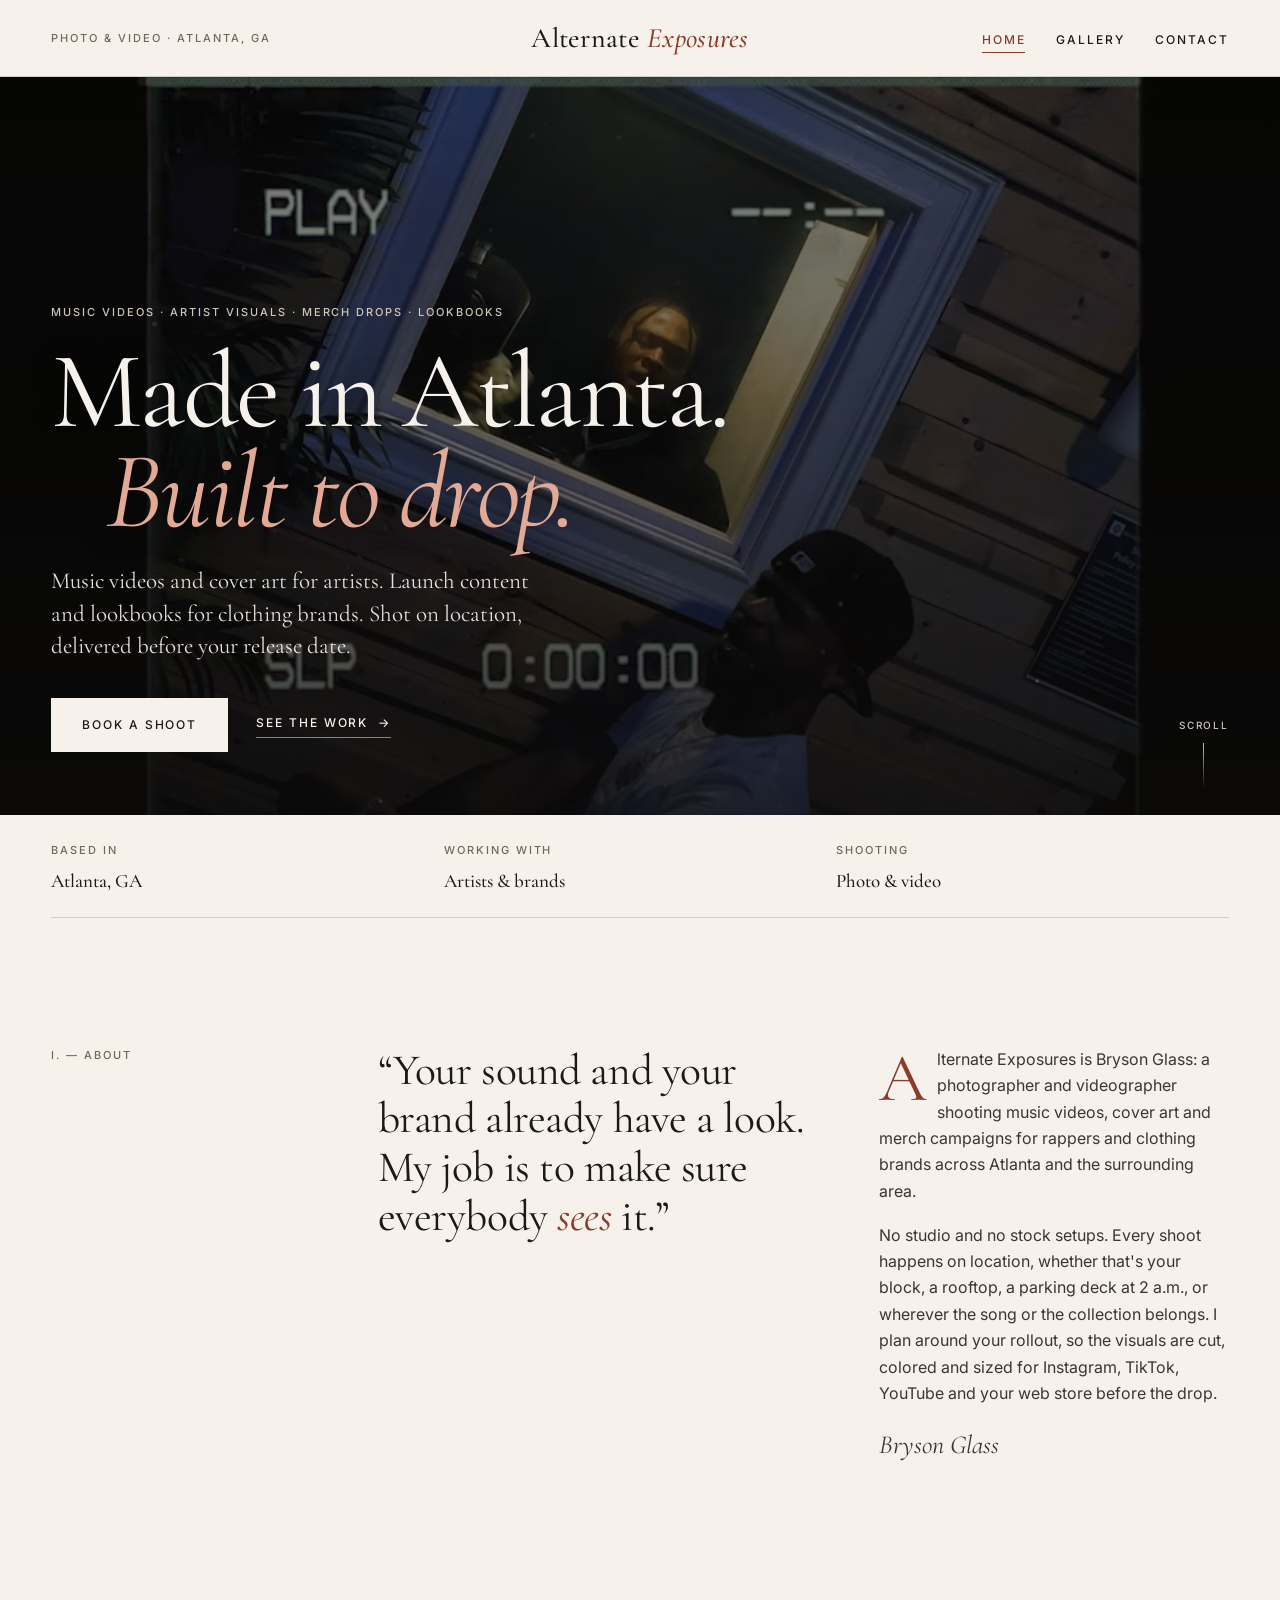
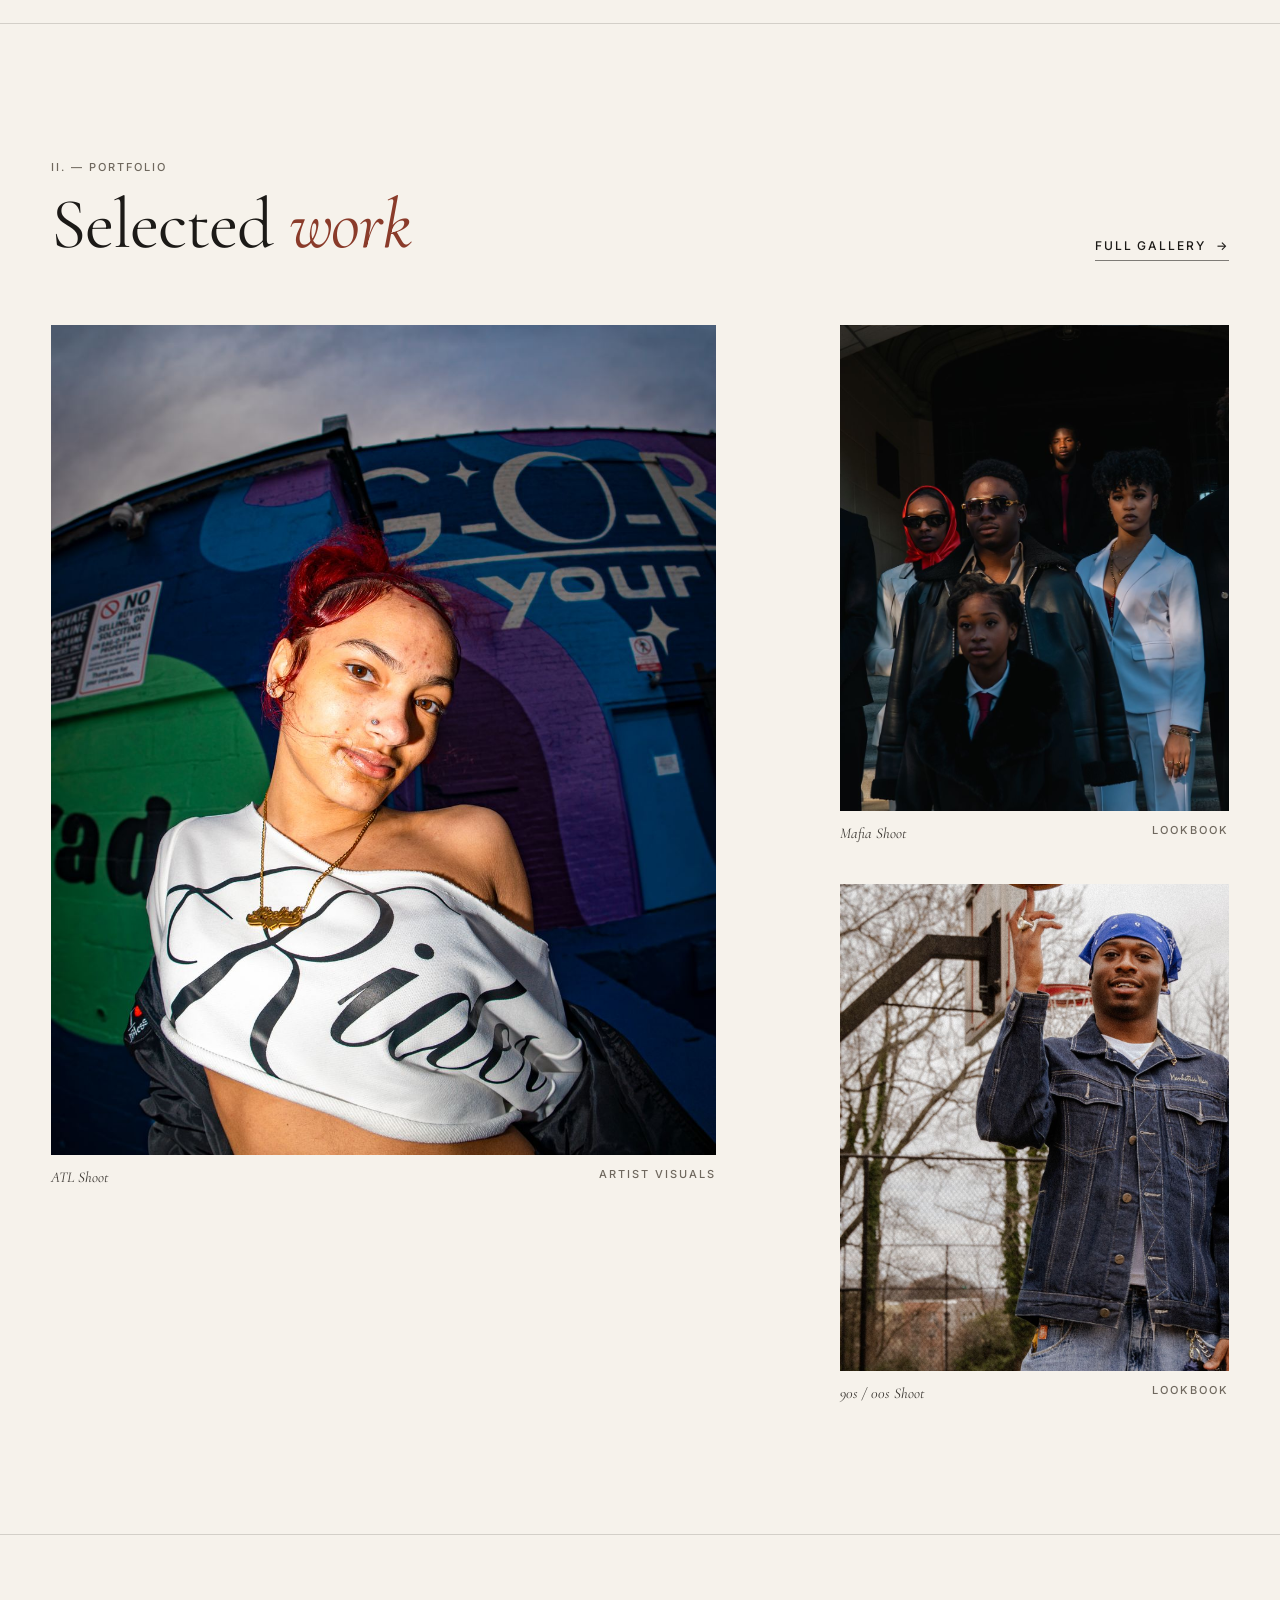
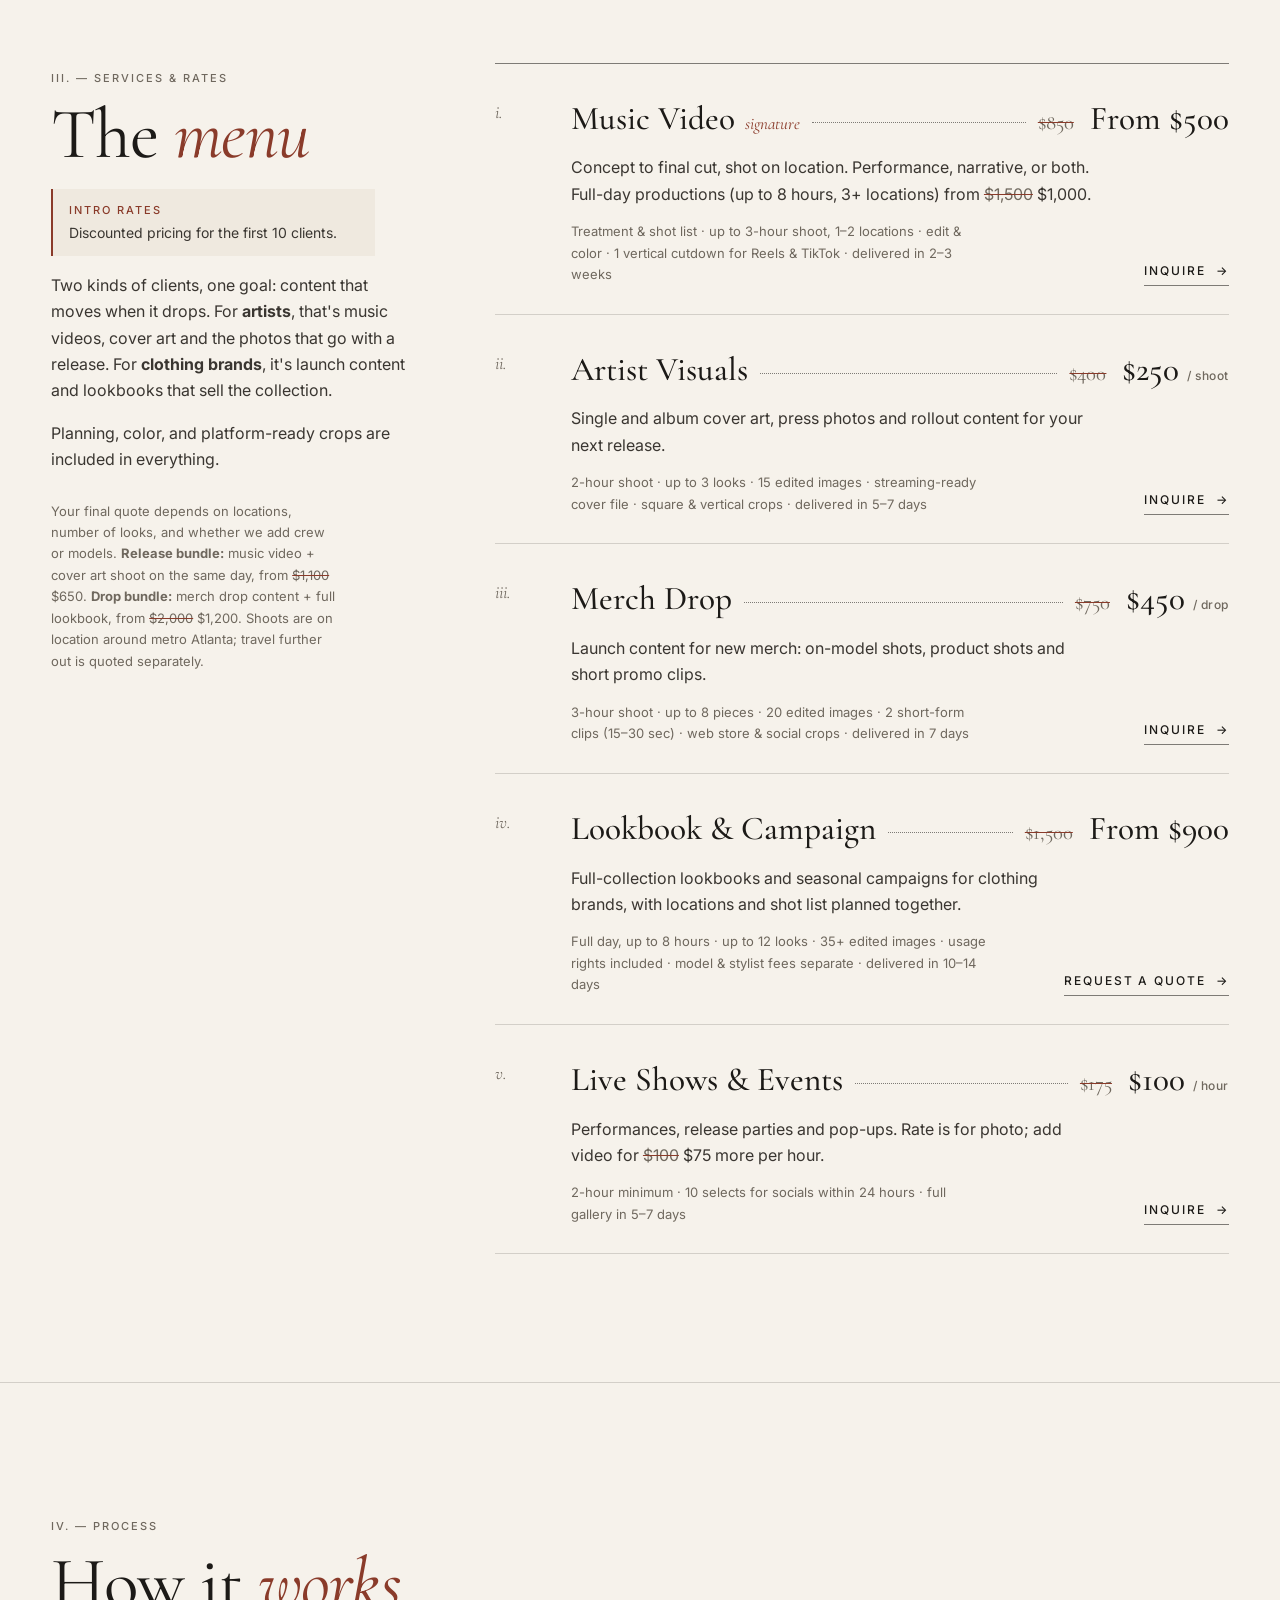
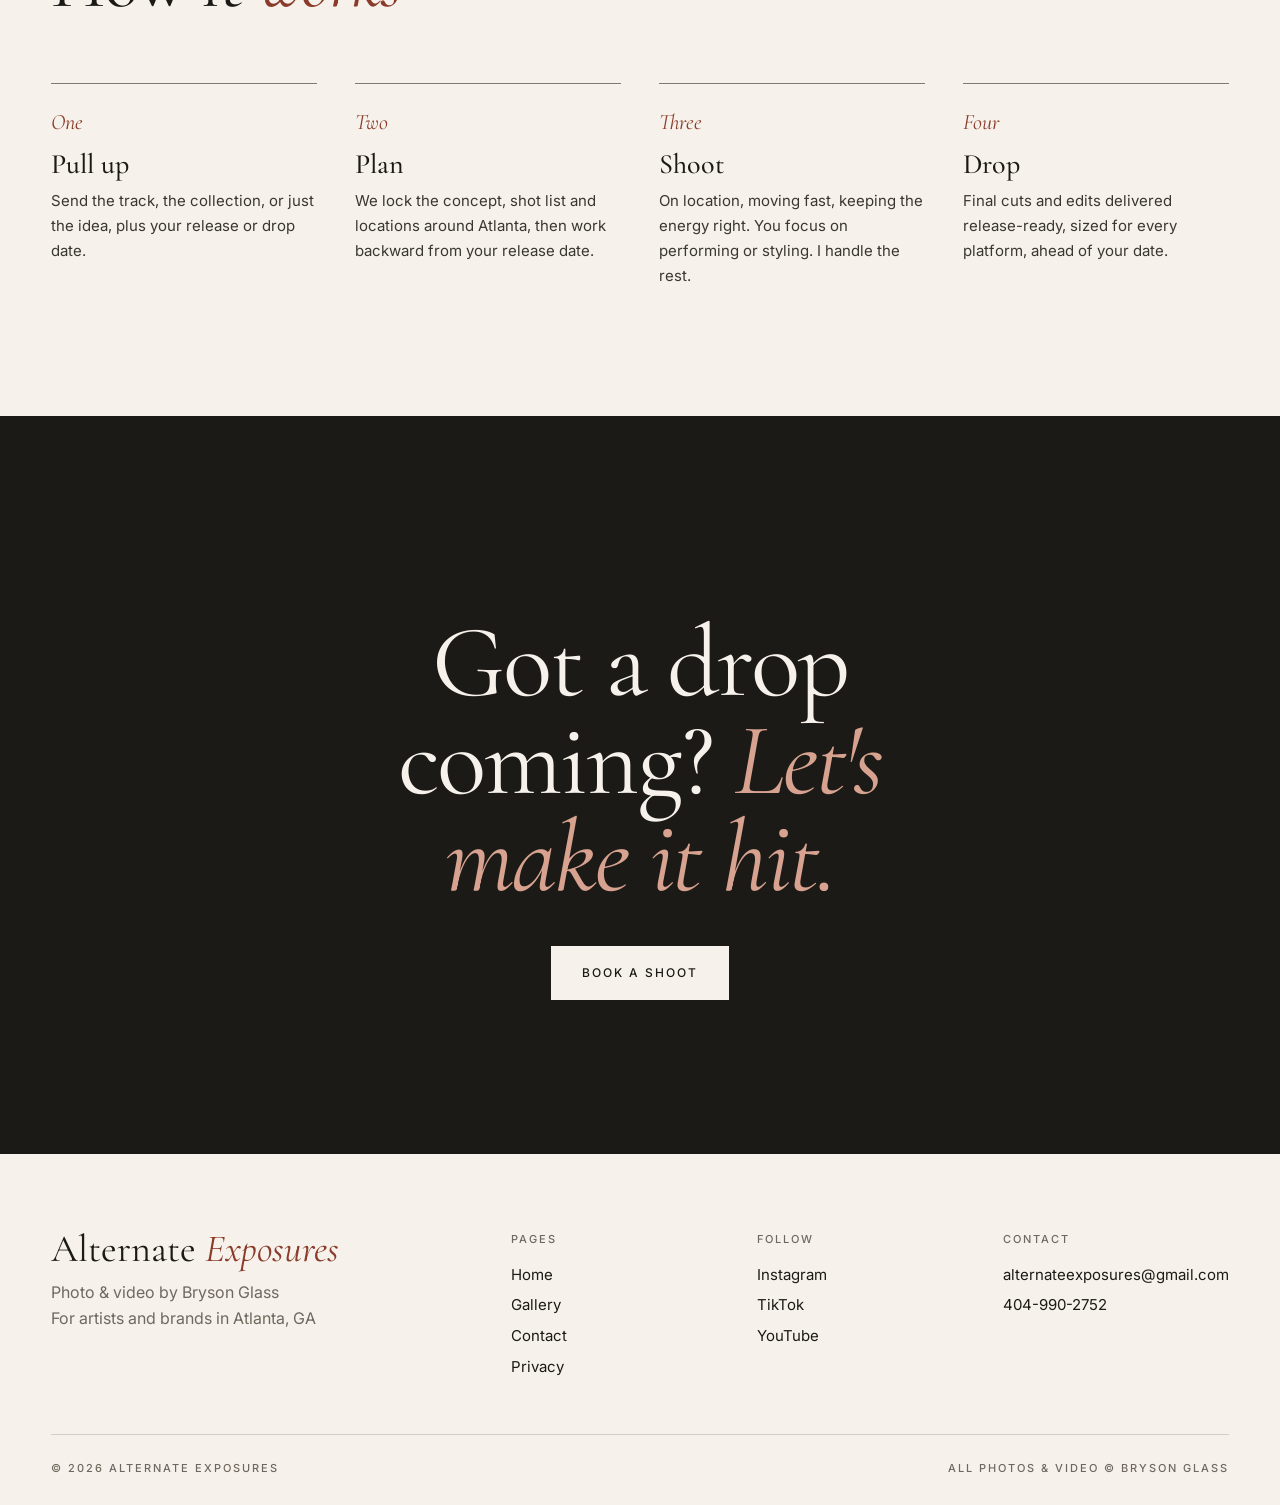
<file: index.html>
<!DOCTYPE html>
<html lang="en">
<head>
  <meta charset="UTF-8">
  <meta name="viewport" content="width=device-width, initial-scale=1.0">
  <title>Alternate Exposures — Atlanta Music Video &amp; Brand Content by Bryson Glass</title>
  <meta name="description" content="Music videos, cover art and press shots for Atlanta artists. Merch drop content, lookbooks and campaigns for Atlanta clothing brands. Photo and video by Bryson Glass.">
  <link rel="preload" as="image" href="images/hero-poster.jpg" fetchpriority="high">
  <link rel="canonical" href="https://alternateexposures.com/">
  <link rel="icon" href="favicon.svg" type="image/svg+xml">
  <link rel="apple-touch-icon" href="images/apple-touch-icon.png">

  <!-- Link previews (Instagram DMs, iMessage, X, Facebook) -->
  <meta property="og:type" content="website">
  <meta property="og:site_name" content="Alternate Exposures">
  <meta property="og:title" content="Alternate Exposures — Music Video &amp; Brand Content, Atlanta">
  <meta property="og:description" content="Music videos, cover art and press shots for Atlanta artists. Merch drop content, lookbooks and campaigns for Atlanta clothing brands. Photo and video by Bryson Glass.">
  <meta property="og:url" content="https://alternateexposures.com/">
  <meta property="og:image" content="https://alternateexposures.com/images/share-card.png">
  <meta property="og:image:width" content="1200">
  <meta property="og:image:height" content="630">
  <meta property="og:image:alt" content="Alternate Exposures — photo and video, Atlanta">
  <meta name="twitter:card" content="summary_large_image">

  <link rel="preconnect" href="https://fonts.googleapis.com">
  <link rel="preconnect" href="https://fonts.gstatic.com" crossorigin>
  <link href="https://fonts.googleapis.com/css2?family=Cormorant+Garamond:ital,wght@0,400;0,500;0,600;1,400;1,500&family=Inter:wght@300;400;500&display=swap" rel="stylesheet">
  <link rel="stylesheet" href="css/styles.css">
  <!-- Marks that scripts are running, so reveal animations only hide things we can show again -->
  <script>document.documentElement.classList.add("js");</script>
  <script type="application/ld+json">
{
  "@context": "https://schema.org",
  "@type": "ProfessionalService",
  "@id": "https://alternateexposures.com/#business",
  "name": "Alternate Exposures",
  "alternateName": "Alternate Exposures Photo & Video",
  "description": "Music videos, cover art and press photos for artists, plus merch drop content, lookbooks and campaigns for clothing brands. Shot on location around Atlanta by Bryson Glass.",
  "url": "https://alternateexposures.com/",
  "image": "https://alternateexposures.com/images/share-card.png",
  "logo": "https://alternateexposures.com/images/apple-touch-icon.png",
  "priceRange": "$$",
  "currenciesAccepted": "USD",
  "founder": {
    "@type": "Person",
    "name": "Bryson Glass",
    "jobTitle": "Photographer and videographer"
  },
  "sameAs": [
    "https://www.instagram.com/alternateexposures/",
    "https://www.youtube.com/@alternateexposures"
  ],
  "address": {
    "@type": "PostalAddress",
    "addressLocality": "Atlanta",
    "addressRegion": "GA",
    "addressCountry": "US"
  },
  "areaServed": [
    {
      "@type": "City",
      "name": "Atlanta"
    },
    {
      "@type": "AdministrativeArea",
      "name": "Metro Atlanta, Georgia"
    }
  ],
  "knowsAbout": [
    "Music video production",
    "Album and single cover art",
    "Press photography",
    "Merch and apparel photography",
    "Lookbook and campaign photography",
    "Live show and event coverage"
  ],
  "makesOffer": [
    {
      "@type": "Offer",
      "name": "Music video",
      "description": "Concept to final cut, shot on location. Up to a 3-hour shoot, 1-2 locations, edit and color, 1 vertical cutdown.",
      "priceSpecification": {
        "@type": "PriceSpecification",
        "price": "500",
        "priceCurrency": "USD",
        "minPrice": "500"
      }
    },
    {
      "@type": "Offer",
      "name": "Artist visuals",
      "description": "Single and album cover art, press photos and rollout content. 2-hour shoot, 15 edited images.",
      "priceSpecification": {
        "@type": "PriceSpecification",
        "price": "250",
        "priceCurrency": "USD"
      }
    },
    {
      "@type": "Offer",
      "name": "Merch drop content",
      "description": "On-model shots, product shots and short promo clips for a new drop. 3-hour shoot, 20 edited images, 2 clips.",
      "priceSpecification": {
        "@type": "PriceSpecification",
        "price": "450",
        "priceCurrency": "USD"
      }
    },
    {
      "@type": "Offer",
      "name": "Lookbook and campaign",
      "description": "Full-day lookbook or seasonal campaign for clothing brands. Up to 12 looks, 35+ edited images.",
      "priceSpecification": {
        "@type": "PriceSpecification",
        "price": "900",
        "priceCurrency": "USD",
        "minPrice": "900"
      }
    },
    {
      "@type": "Offer",
      "name": "Live shows and events",
      "description": "Performances, release parties and pop-ups, photo and video. 2-hour minimum.",
      "priceSpecification": {
        "@type": "UnitPriceSpecification",
        "price": "100",
        "priceCurrency": "USD",
        "unitText": "hour"
      }
    }
  ],
  "email": "alternateexposures@gmail.com",
  "telephone": "+1-404-990-2752"
}
  </script>
</head>
<body>
  <a class="skip-link" href="#main">Skip to content</a>

  <header class="masthead">
    <div class="container">
      <span class="meta eyebrow">Photo &amp; Video · Atlanta, GA</span>
      <a class="logo" href="index.html">Alternate <em>Exposures</em></a>
      <nav aria-label="Primary">
        <ul class="nav">
          <li><a href="index.html" aria-current="page">Home</a></li>
          <li><a href="gallery.html">Gallery</a></li>
          <li><a href="contact.html">Contact</a></li>
        </ul>
      </nav>
    </div>
  </header>

  <main id="main">
    <!-- Cover -->
    <!--
      Hero video: silent, looping background. js/main.js attaches the source so
      phones get the smaller file, and skips it entirely on Data Saver or when
      the visitor prefers reduced motion (the poster frame shows instead).
      To swap the clip, re-encode with .github/scripts/make_hero_video.sh.
    -->
    <section class="hero">
      <video class="hero-video" data-hero-video poster="images/hero-poster.jpg"
             muted loop playsinline preload="metadata" aria-hidden="true" tabindex="-1"
             data-src-wide="videos/hero.mp4" data-src-narrow="videos/hero-small.mp4"></video>
      <div class="container hero-inner">
        <span class="eyebrow">Music videos · Artist visuals · Merch drops · Lookbooks</span>
        <h1>Made in Atlanta. <em>Built to drop.</em></h1>
        <p class="dek">Music videos and cover art for artists. Launch content and lookbooks for clothing brands. Shot on location, delivered before your release date.</p>
        <div class="cover-actions">
          <a class="btn" href="contact.html">Book a shoot</a>
          <a class="link" href="gallery.html">See the work <span aria-hidden="true">→</span></a>
        </div>
      </div>
    </section>

    <div class="container">
      <div class="cover-index">
        <div><span class="eyebrow">Based in</span><b>Atlanta, GA</b></div>
        <div><span class="eyebrow">Working with</span><b>Artists &amp; brands</b></div>
        <div><span class="eyebrow">Shooting</span><b>Photo &amp; video</b></div>
      </div>
    </div>

    <!-- About -->
    <section class="section" aria-labelledby="about-title">
      <div class="container letter">
        <span class="eyebrow" id="about-title">I. — About</span>
        <blockquote class="pullquote">“Your sound and your brand already have a look. My job is to make sure everybody <em>sees</em> it.”</blockquote>
        <div class="body">
          <p>Alternate Exposures is Bryson Glass: a photographer and videographer shooting music videos, cover art and merch campaigns for rappers and clothing brands across Atlanta and the surrounding area.</p>
          <p>No studio and no stock setups. Every shoot happens on location, whether that's your block, a rooftop, a parking deck at 2 a.m., or wherever the song or the collection belongs. I plan around your rollout, so the visuals are cut, colored and sized for Instagram, TikTok, YouTube and your web store before the drop.</p>
          <p class="signature">Bryson Glass</p>
        </div>
      </div>
    </section>

    <!-- Selected work -->
    <section class="section" aria-labelledby="work-title">
      <div class="container">
        <div class="section-head">
          <div>
            <span class="eyebrow">II. — Portfolio</span>
            <h2 id="work-title">Selected <em>work</em></h2>
          </div>
          <a class="link" href="gallery.html">Full gallery <span aria-hidden="true">→</span></a>
        </div>
        <div class="spread">
          <a class="lead" href="gallery.html#musicvideo" data-work-slot>
            <figure class="fig">
              <div class="ph t5" role="img" aria-label="Music video placeholder" data-label="Music videos"></div>
              <figcaption><em>Music videos</em><span class="eyebrow">No. 01</span></figcaption>
            </figure>
          </a>
          <div class="stack">
            <a href="gallery.html#merch" data-work-slot>
              <figure class="fig">
                <div class="ph t2" role="img" aria-label="Merch drop placeholder" data-label="Merch drops"></div>
                <figcaption><em>Merch drops</em><span class="eyebrow">No. 02</span></figcaption>
              </figure>
            </a>
            <a href="gallery.html#artist" data-work-slot>
              <figure class="fig">
                <div class="ph t3" role="img" aria-label="Cover art and press photo placeholder" data-label="Cover art &amp; press"></div>
                <figcaption><em>Cover art &amp; press</em><span class="eyebrow">No. 03</span></figcaption>
              </figure>
            </a>
          </div>
        </div>
      </div>
    </section>

    <!-- Services & rates -->
    <section class="section" id="rates" aria-labelledby="rates-title">
      <div class="container rates">
        <div class="rates-intro">
          <span class="eyebrow">III. — Services &amp; rates</span>
          <h2 class="h2" id="rates-title">The <em>menu</em></h2>
          <p class="intro-flag"><span class="eyebrow">Intro rates</span> Discounted pricing for the first 10 clients.</p>
          <p>Two kinds of clients, one goal: content that moves when it drops. For <strong>artists</strong>, that's music videos, cover art and the photos that go with a release. For <strong>clothing brands</strong>, it's launch content and lookbooks that sell the collection.</p>
          <p>Planning, color, and platform-ready crops are included in everything.</p>
          <p class="note">Your final quote depends on locations, number of looks, and whether we add crew or models. <strong>Release bundle:</strong> music video + cover art shoot on the same day, from <s>$1,100</s> $650. <strong>Drop bundle:</strong> merch drop content + full lookbook, from <s>$2,000</s> $1,200. Shoots are on location around metro Atlanta; travel further out is quoted separately.</p>
        </div>
        <ol class="rate-list">
          <li class="rate">
            <span class="no">i.</span>
            <div class="rate-line"><h3>Music Video<span class="flag">signature</span></h3><span class="leader"></span><span class="price"><s class="was">$850</s> From $500</span></div>
            <p>Concept to final cut, shot on location. Performance, narrative, or both. Full-day productions (up to 8 hours, 3+ locations) from <s>$1,500</s> $1,000.</p>
            <p class="includes">Treatment &amp; shot list · up to 3-hour shoot, 1–2 locations · edit &amp; color · 1 vertical cutdown for Reels &amp; TikTok · delivered in 2–3 weeks</p>
            <a class="link" href="contact.html?project=musicvideo">Inquire <span aria-hidden="true">→</span></a>
          </li>
          <li class="rate">
            <span class="no">ii.</span>
            <div class="rate-line"><h3>Artist Visuals</h3><span class="leader"></span><span class="price"><s class="was">$400</s> $250 <small>/ shoot</small></span></div>
            <p>Single and album cover art, press photos and rollout content for your next release.</p>
            <p class="includes">2-hour shoot · up to 3 looks · 15 edited images · streaming-ready cover file · square &amp; vertical crops · delivered in 5–7 days</p>
            <a class="link" href="contact.html?project=artist">Inquire <span aria-hidden="true">→</span></a>
          </li>
          <li class="rate">
            <span class="no">iii.</span>
            <div class="rate-line"><h3>Merch Drop</h3><span class="leader"></span><span class="price"><s class="was">$750</s> $450 <small>/ drop</small></span></div>
            <p>Launch content for new merch: on-model shots, product shots and short promo clips.</p>
            <p class="includes">3-hour shoot · up to 8 pieces · 20 edited images · 2 short-form clips (15–30 sec) · web store &amp; social crops · delivered in 7 days</p>
            <a class="link" href="contact.html?project=merch">Inquire <span aria-hidden="true">→</span></a>
          </li>
          <li class="rate">
            <span class="no">iv.</span>
            <div class="rate-line"><h3>Lookbook &amp; Campaign</h3><span class="leader"></span><span class="price"><s class="was">$1,500</s> From $900</span></div>
            <p>Full-collection lookbooks and seasonal campaigns for clothing brands, with locations and shot list planned together.</p>
            <p class="includes">Full day, up to 8 hours · up to 12 looks · 35+ edited images · usage rights included · model &amp; stylist fees separate · delivered in 10–14 days</p>
            <a class="link" href="contact.html?project=lookbook">Request a quote <span aria-hidden="true">→</span></a>
          </li>
          <li class="rate">
            <span class="no">v.</span>
            <div class="rate-line"><h3>Live Shows &amp; Events</h3><span class="leader"></span><span class="price"><s class="was">$175</s> $100 <small>/ hour</small></span></div>
            <p>Performances, release parties and pop-ups. Rate is for photo; add video for <s>$100</s> $75 more per hour.</p>
            <p class="includes">2-hour minimum · 10 selects for socials within 24 hours · full gallery in 5–7 days</p>
            <a class="link" href="contact.html?project=live">Inquire <span aria-hidden="true">→</span></a>
          </li>
        </ol>
      </div>
    </section>

    <!-- Process -->
    <section class="section" aria-labelledby="process-title">
      <div class="container">
        <div class="section-head">
          <div>
            <span class="eyebrow">IV. — Process</span>
            <h2 id="process-title">How it <em>works</em></h2>
          </div>
        </div>
        <ol class="process">
          <li>
            <span class="step">One</span>
            <h3>Pull up</h3>
            <p>Send the track, the collection, or just the idea, plus your release or drop date.</p>
          </li>
          <li>
            <span class="step">Two</span>
            <h3>Plan</h3>
            <p>We lock the concept, shot list and locations around Atlanta, then work backward from your release date.</p>
          </li>
          <li>
            <span class="step">Three</span>
            <h3>Shoot</h3>
            <p>On location, moving fast, keeping the energy right. You focus on performing or styling. I handle the rest.</p>
          </li>
          <li>
            <span class="step">Four</span>
            <h3>Drop</h3>
            <p>Final cuts and edits delivered release-ready, sized for every platform, ahead of your date.</p>
          </li>
        </ol>
      </div>
    </section>

    <!-- Closing -->
    <section class="closing">
      <div class="container">
        <span class="eyebrow">Now booking [Season, Year]</span>
        <h2>Got a drop coming? <em>Let's make it hit.</em></h2>
        <a class="btn" href="contact.html">Book a shoot</a>
      </div>
    </section>
  </main>

  <footer class="site-footer">
    <div class="container">
      <div class="footer-cols">
        <div>
          <p class="footer-brand">Alternate <em>Exposures</em></p>
          <p class="muted" style="margin: 0;">Photo &amp; video by Bryson Glass<br>For artists and brands in Atlanta, GA</p>
        </div>
        <div>
          <h4 class="eyebrow">Pages</h4>
          <ul>
            <li><a href="index.html">Home</a></li>
            <li><a href="gallery.html">Gallery</a></li>
            <li><a href="contact.html">Contact</a></li>
            <li><a href="privacy.html">Privacy</a></li>
          </ul>
        </div>
        <div>
          <h4 class="eyebrow">Follow</h4>
          <ul>
            <li><a href="https://www.instagram.com/alternateexposures/" target="_blank" rel="noopener">Instagram</a></li>
            <li><a href="#">TikTok</a></li>
            <li><a href="https://www.youtube.com/@alternateexposures" target="_blank" rel="noopener">YouTube</a></li>
          </ul>
        </div>
        <div>
          <h4 class="eyebrow">Contact</h4>
          <ul>
            <li><a href="mailto:alternateexposures@gmail.com">alternateexposures@gmail.com</a></li>
            <li><a href="tel:+14049902752">404-990-2752</a></li>
          </ul>
        </div>
      </div>
      <div class="footer-base eyebrow">
        <span>© <span data-year>2026</span> Alternate Exposures</span>
        <span>All photos &amp; video © Bryson Glass</span>
      </div>
    </div>
  </footer>

  <script src="js/main.js"></script>
</body>
</html>
</file>
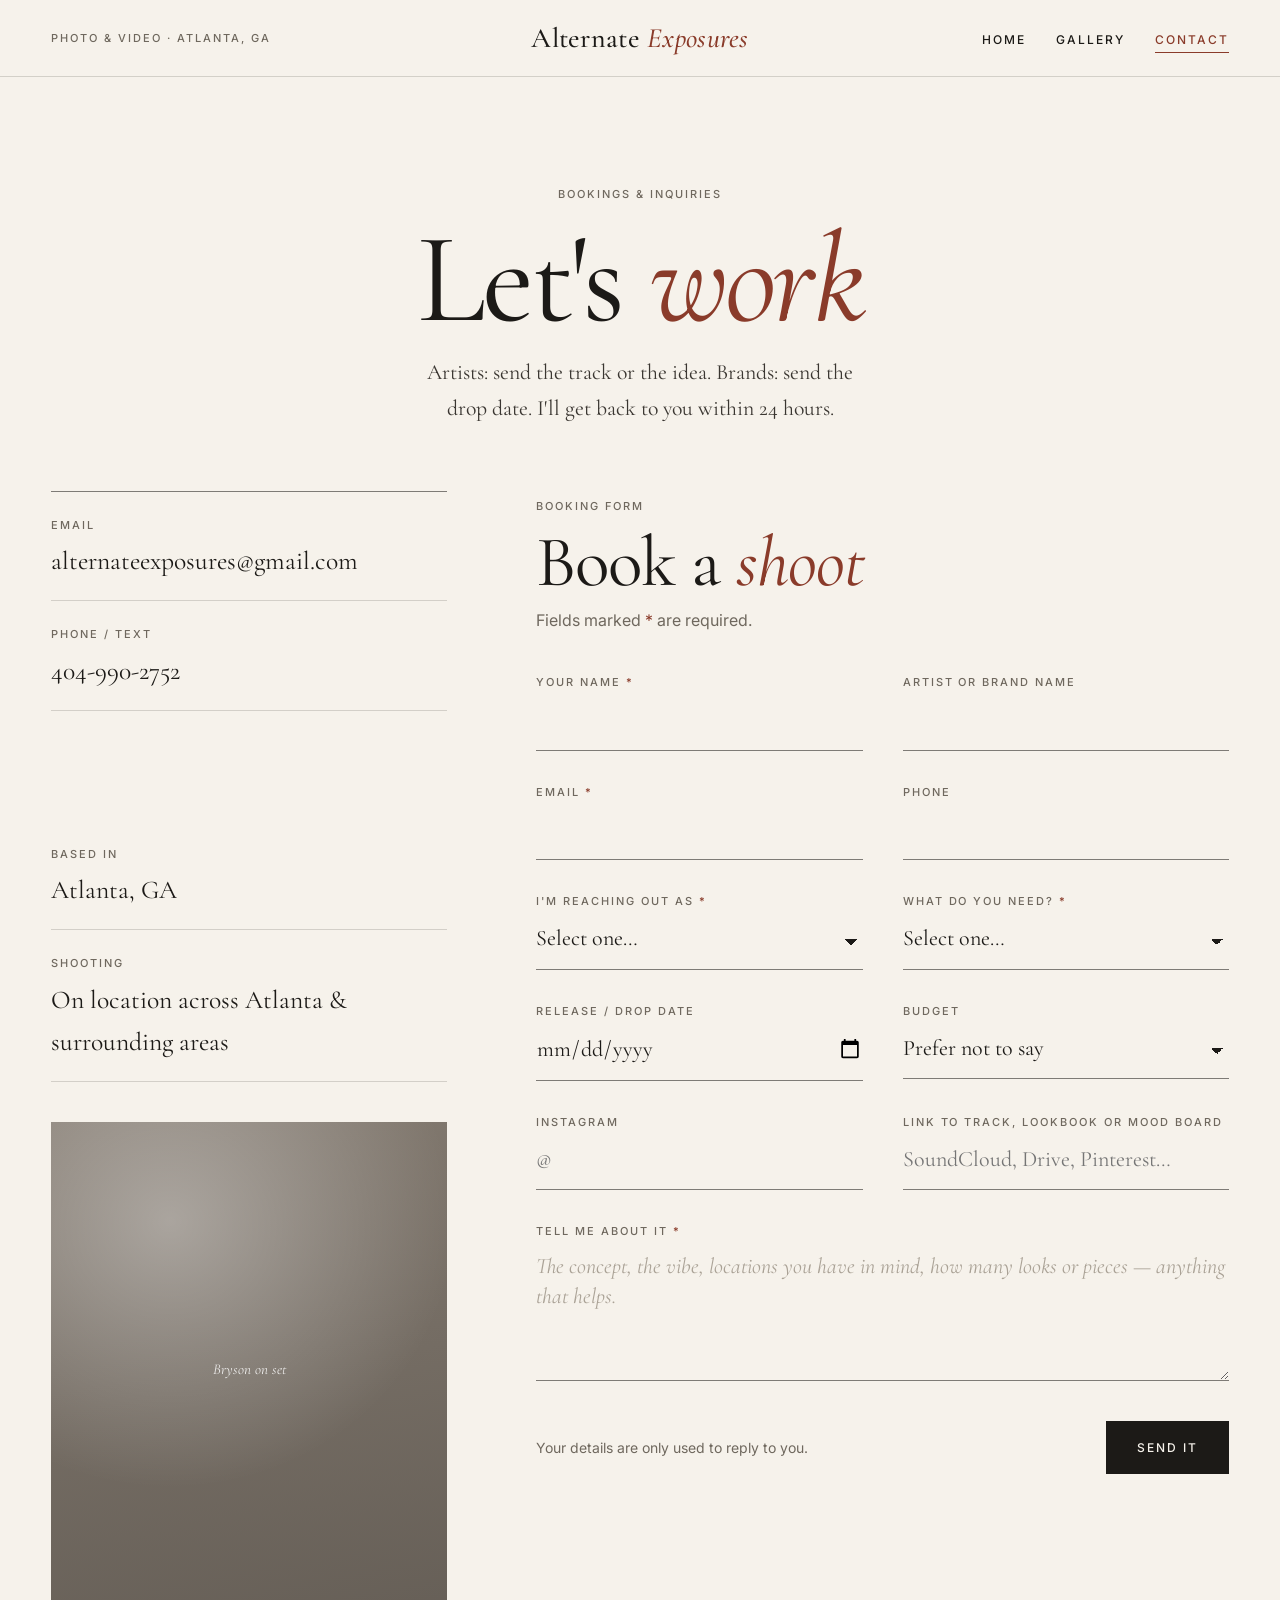
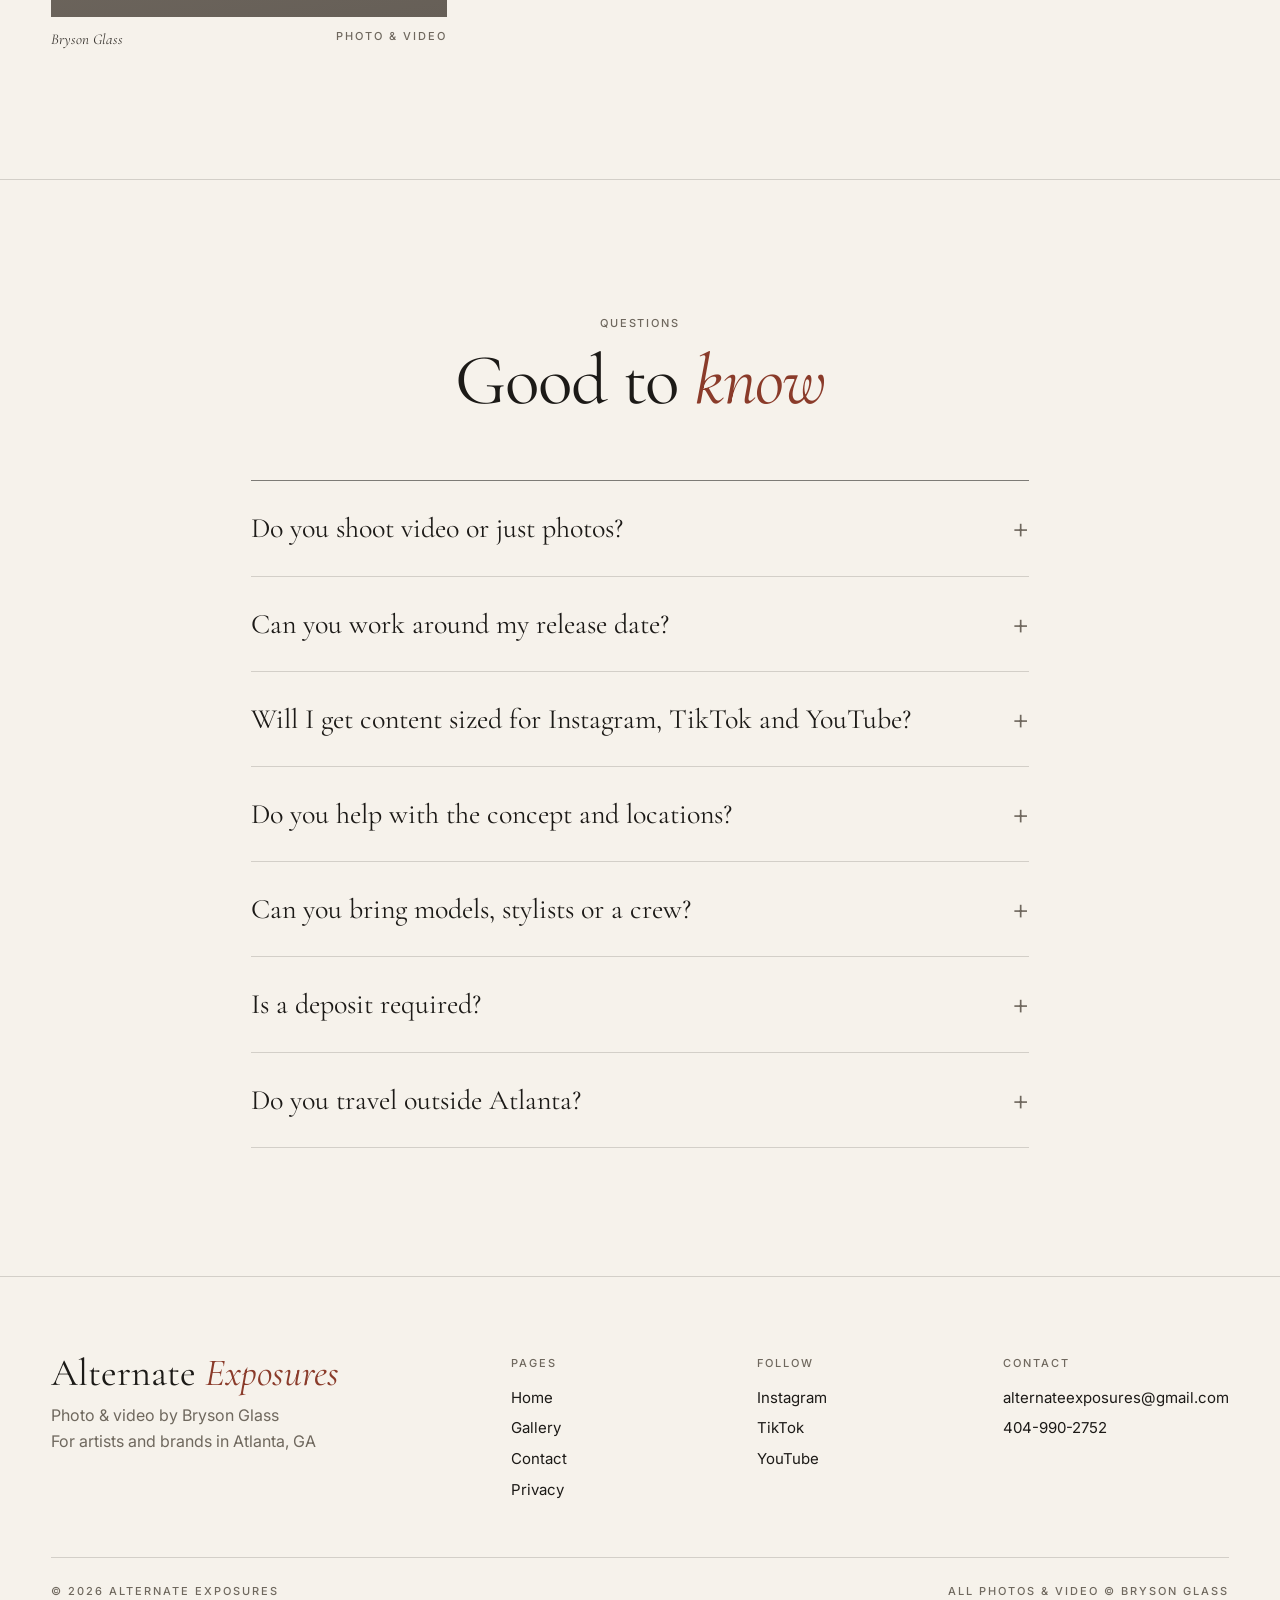
<file: contact.html>
<!DOCTYPE html>
<html lang="en">
<head>
  <meta charset="UTF-8">
  <meta name="viewport" content="width=device-width, initial-scale=1.0">
  <title>Contact — Alternate Exposures · Book a Music Video or Merch Shoot in Atlanta</title>
  <meta name="description" content="Book a music video, cover art shoot, merch drop or lookbook in Atlanta with Bryson Glass at Alternate Exposures.">
  <link rel="canonical" href="https://alternateexposures.com/contact.html">
  <link rel="icon" href="favicon.svg" type="image/svg+xml">
  <link rel="apple-touch-icon" href="images/apple-touch-icon.png">

  <!-- Link previews (Instagram DMs, iMessage, X, Facebook) -->
  <meta property="og:type" content="website">
  <meta property="og:site_name" content="Alternate Exposures">
  <meta property="og:title" content="Book a Shoot — Alternate Exposures">
  <meta property="og:description" content="Book a music video, cover art shoot, merch drop or lookbook in Atlanta with Bryson Glass at Alternate Exposures.">
  <meta property="og:url" content="https://alternateexposures.com/contact.html">
  <meta property="og:image" content="https://alternateexposures.com/images/share-card.png">
  <meta property="og:image:width" content="1200">
  <meta property="og:image:height" content="630">
  <meta property="og:image:alt" content="Alternate Exposures — photo and video, Atlanta">
  <meta name="twitter:card" content="summary_large_image">

  <link rel="preconnect" href="https://fonts.googleapis.com">
  <link rel="preconnect" href="https://fonts.gstatic.com" crossorigin>
  <link href="https://fonts.googleapis.com/css2?family=Cormorant+Garamond:ital,wght@0,400;0,500;0,600;1,400;1,500&family=Inter:wght@300;400;500&display=swap" rel="stylesheet">
  <link rel="stylesheet" href="css/styles.css">
  <!-- Marks that scripts are running, so reveal animations only hide things we can show again -->
  <script>document.documentElement.classList.add("js");</script>
</head>
<body>
  <a class="skip-link" href="#main">Skip to content</a>

  <header class="masthead">
    <div class="container">
      <span class="meta eyebrow">Photo &amp; Video · Atlanta, GA</span>
      <a class="logo" href="index.html">Alternate <em>Exposures</em></a>
      <nav aria-label="Primary">
        <ul class="nav">
          <li><a href="index.html">Home</a></li>
          <li><a href="gallery.html">Gallery</a></li>
          <li><a href="contact.html" aria-current="page">Contact</a></li>
        </ul>
      </nav>
    </div>
  </header>

  <main id="main">
    <div class="container">
      <section class="page-head">
        <span class="eyebrow">Bookings &amp; inquiries</span>
        <h1>Let's <em>work</em></h1>
        <p>Artists: send the track or the idea. Brands: send the drop date. I'll get back to you within 24 hours.</p>
      </section>

      <section class="contact">
        <aside aria-label="Contact details">
          <ul class="details">
            <li><span class="eyebrow">Email</span><a href="mailto:alternateexposures@gmail.com">alternateexposures@gmail.com</a></li>
            <li><span class="eyebrow">Phone / text</span><a href="tel:+14049902752">404-990-2752</a></li>
            <li><span class="eyebrow">Instagram</span><a href="https://www.instagram.com/alternateexposures/" target="_blank" rel="noopener">@alternateexposures</a></li>
            <li><span class="eyebrow">Based in</span><span class="val">Atlanta, GA</span></li>
            <li><span class="eyebrow">Shooting</span><span class="val">On location across Atlanta &amp; surrounding areas</span></li>
          </ul>
          <figure class="fig">
            <div class="ph t5" style="--ratio: 4 / 5" role="img" aria-label="Photo of Bryson Glass on set placeholder" data-label="Bryson on set"></div>
            <figcaption><em>Bryson Glass</em><span class="eyebrow">Photo &amp; video</span></figcaption>
          </figure>
        </aside>

        <!--
          Messages are delivered by Formspree to the address on that account.
          js/main.js submits in the background so the visitor stays on this page;
          if that ever fails, it falls back to a plain form post.
          The hidden "_gotcha" field below is a spam trap; leave it alone.
        -->
        <form class="form" id="contact-form" novalidate
              action="https://formspree.io/f/xoevgzvw" method="post">
          <span class="eyebrow">Booking form</span>
          <h2 class="h2">Book a <em>shoot</em></h2>
          <p>Fields marked <span style="color: var(--accent);">*</span> are required.</p>

          <div class="form-grid">
            <div class="field">
              <label class="eyebrow" for="name">Your name <span class="req">*</span></label>
              <input id="name" name="name" type="text" autocomplete="name" required>
              <span class="err">Please enter your name.</span>
            </div>
            <div class="field">
              <label class="eyebrow" for="act">Artist or brand name</label>
              <input id="act" name="artist_or_brand" type="text" autocomplete="organization">
            </div>
            <div class="field">
              <label class="eyebrow" for="email">Email <span class="req">*</span></label>
              <input id="email" name="email" type="email" autocomplete="email" required>
              <span class="err">Please enter a valid email address.</span>
            </div>
            <div class="field">
              <label class="eyebrow" for="phone">Phone</label>
              <input id="phone" name="phone" type="tel" autocomplete="tel">
            </div>
            <div class="field">
              <label class="eyebrow" for="role">I'm reaching out as <span class="req">*</span></label>
              <select id="role" name="role" required>
                <option value="">Select one…</option>
                <option value="artist">An artist</option>
                <option value="brand">A clothing brand</option>
                <option value="team">Management / label</option>
                <option value="other">Something else</option>
              </select>
              <span class="err">Please choose one.</span>
            </div>
            <div class="field">
              <label class="eyebrow" for="project">What do you need? <span class="req">*</span></label>
              <select id="project" name="project" required>
                <option value="">Select one…</option>
                <option value="musicvideo">Music video</option>
                <option value="artist">Cover art / press photos</option>
                <option value="merch">Merch drop content</option>
                <option value="lookbook">Lookbook / campaign</option>
                <option value="live">Live show / event</option>
                <option value="bundle">A bundle (a few of these)</option>
                <option value="other">Something else</option>
              </select>
              <span class="err">Please choose a project type.</span>
            </div>
            <div class="field">
              <label class="eyebrow" for="date">Release / drop date</label>
              <input id="date" name="release_date" type="date">
            </div>
            <div class="field">
              <label class="eyebrow" for="budget">Budget</label>
              <select id="budget" name="budget">
                <option value="">Prefer not to say</option>
                <option>Under $500</option>
                <option>$500 – $1,000</option>
                <option>$1,000 – $2,500</option>
                <option>$2,500+</option>
              </select>
            </div>
            <div class="field">
              <label class="eyebrow" for="instagram">Instagram</label>
              <input id="instagram" name="instagram" type="text" placeholder="@">
            </div>
            <div class="field">
              <label class="eyebrow" for="link">Link to track, lookbook or mood board</label>
              <input id="link" name="link" type="text" inputmode="url" placeholder="SoundCloud, Drive, Pinterest…">
            </div>
            <div class="field full">
              <label class="eyebrow" for="message">Tell me about it <span class="req">*</span></label>
              <textarea id="message" name="message" required placeholder="The concept, the vibe, locations you have in mind, how many looks or pieces — anything that helps."></textarea>
              <span class="err">Please add a short message.</span>
            </div>
          </div>

          <!-- Spam trap: real people never see or fill this -->
          <input type="text" name="_gotcha" tabindex="-1" autocomplete="off" aria-hidden="true" style="position:absolute;left:-9999px;width:1px;height:1px;opacity:0">
          <input type="hidden" name="_subject" value="New booking inquiry — alternateexposures.com">

          <div class="form-actions">
            <span class="muted" style="font-size: 14px;">Your details are only used to reply to you.</span>
            <button class="btn" type="submit">Send it</button>
          </div>

          <div class="form-status" role="status" aria-live="polite"></div>
        </form>
      </section>
    </div>

    <section class="section" style="border-top: 1px solid var(--rule);" aria-labelledby="faq-title">
      <div class="container faq">
        <div class="section-head">
          <div>
            <span class="eyebrow">Questions</span>
            <h2 id="faq-title">Good to <em>know</em></h2>
          </div>
        </div>
        <details>
          <summary>Do you shoot video or just photos?</summary>
          <p>Both. Music videos and short-form promo clips on the video side; cover art, press photos, product and on-model shots on the photo side. A lot of clients book both on the same day.</p>
        </details>
        <details>
          <summary>Can you work around my release date?</summary>
          <p>That's the plan. Tell me when the single or the drop goes live and we'll schedule the shoot and edit backward from that date. Photos are delivered in 5–7 days and music videos in 2–3 weeks. Rush delivery is available for 25% extra.</p>
        </details>
        <details>
          <summary>Will I get content sized for Instagram, TikTok and YouTube?</summary>
          <p>Yes. Music videos come as a 16:9 master plus vertical cutdowns for Reels, TikTok and Shorts. Photos come in square and vertical crops, plus web store sizes for brands and streaming-ready cover files for artists.</p>
        </details>
        <details>
          <summary>Do you help with the concept and locations?</summary>
          <p>Yes. There's no studio. Every shoot is on location, so we'll pick spots around Atlanta that fit the song or the collection. Bring a full treatment or just a feeling; either works.</p>
        </details>
        <details>
          <summary>Can you bring models, stylists or a crew?</summary>
          <p>[Placeholder] For lookbooks and bigger productions I can connect you with models, stylists and extra crew in the Atlanta area. Crew costs are quoted separately.</p>
        </details>
        <details>
          <summary>Is a deposit required?</summary>
          <p>Yes. A 50% non-refundable deposit locks in your shoot date, and the balance is due on delivery.</p>
        </details>
        <details>
          <summary>Do you travel outside Atlanta?</summary>
          <p>Yes. Shoots in metro Atlanta are included; travel to surrounding cities and beyond is quoted separately.</p>
        </details>
      </div>
    </section>
  </main>

  <footer class="site-footer" style="border-top: 1px solid var(--rule);">
    <div class="container">
      <div class="footer-cols">
        <div>
          <p class="footer-brand">Alternate <em>Exposures</em></p>
          <p class="muted" style="margin: 0;">Photo &amp; video by Bryson Glass<br>For artists and brands in Atlanta, GA</p>
        </div>
        <div>
          <h4 class="eyebrow">Pages</h4>
          <ul>
            <li><a href="index.html">Home</a></li>
            <li><a href="gallery.html">Gallery</a></li>
            <li><a href="contact.html">Contact</a></li>
            <li><a href="privacy.html">Privacy</a></li>
          </ul>
        </div>
        <div>
          <h4 class="eyebrow">Follow</h4>
          <ul>
            <li><a href="https://www.instagram.com/alternateexposures/" target="_blank" rel="noopener">Instagram</a></li>
            <li><a href="#">TikTok</a></li>
            <li><a href="https://www.youtube.com/@alternateexposures" target="_blank" rel="noopener">YouTube</a></li>
          </ul>
        </div>
        <div>
          <h4 class="eyebrow">Contact</h4>
          <ul>
            <li><a href="mailto:alternateexposures@gmail.com">alternateexposures@gmail.com</a></li>
            <li><a href="tel:+14049902752">404-990-2752</a></li>
          </ul>
        </div>
      </div>
      <div class="footer-base eyebrow">
        <span>© <span data-year>2026</span> Alternate Exposures</span>
        <span>All photos &amp; video © Bryson Glass</span>
      </div>
    </div>
  </footer>

  <script src="js/main.js"></script>
</body>
</html>
</file>
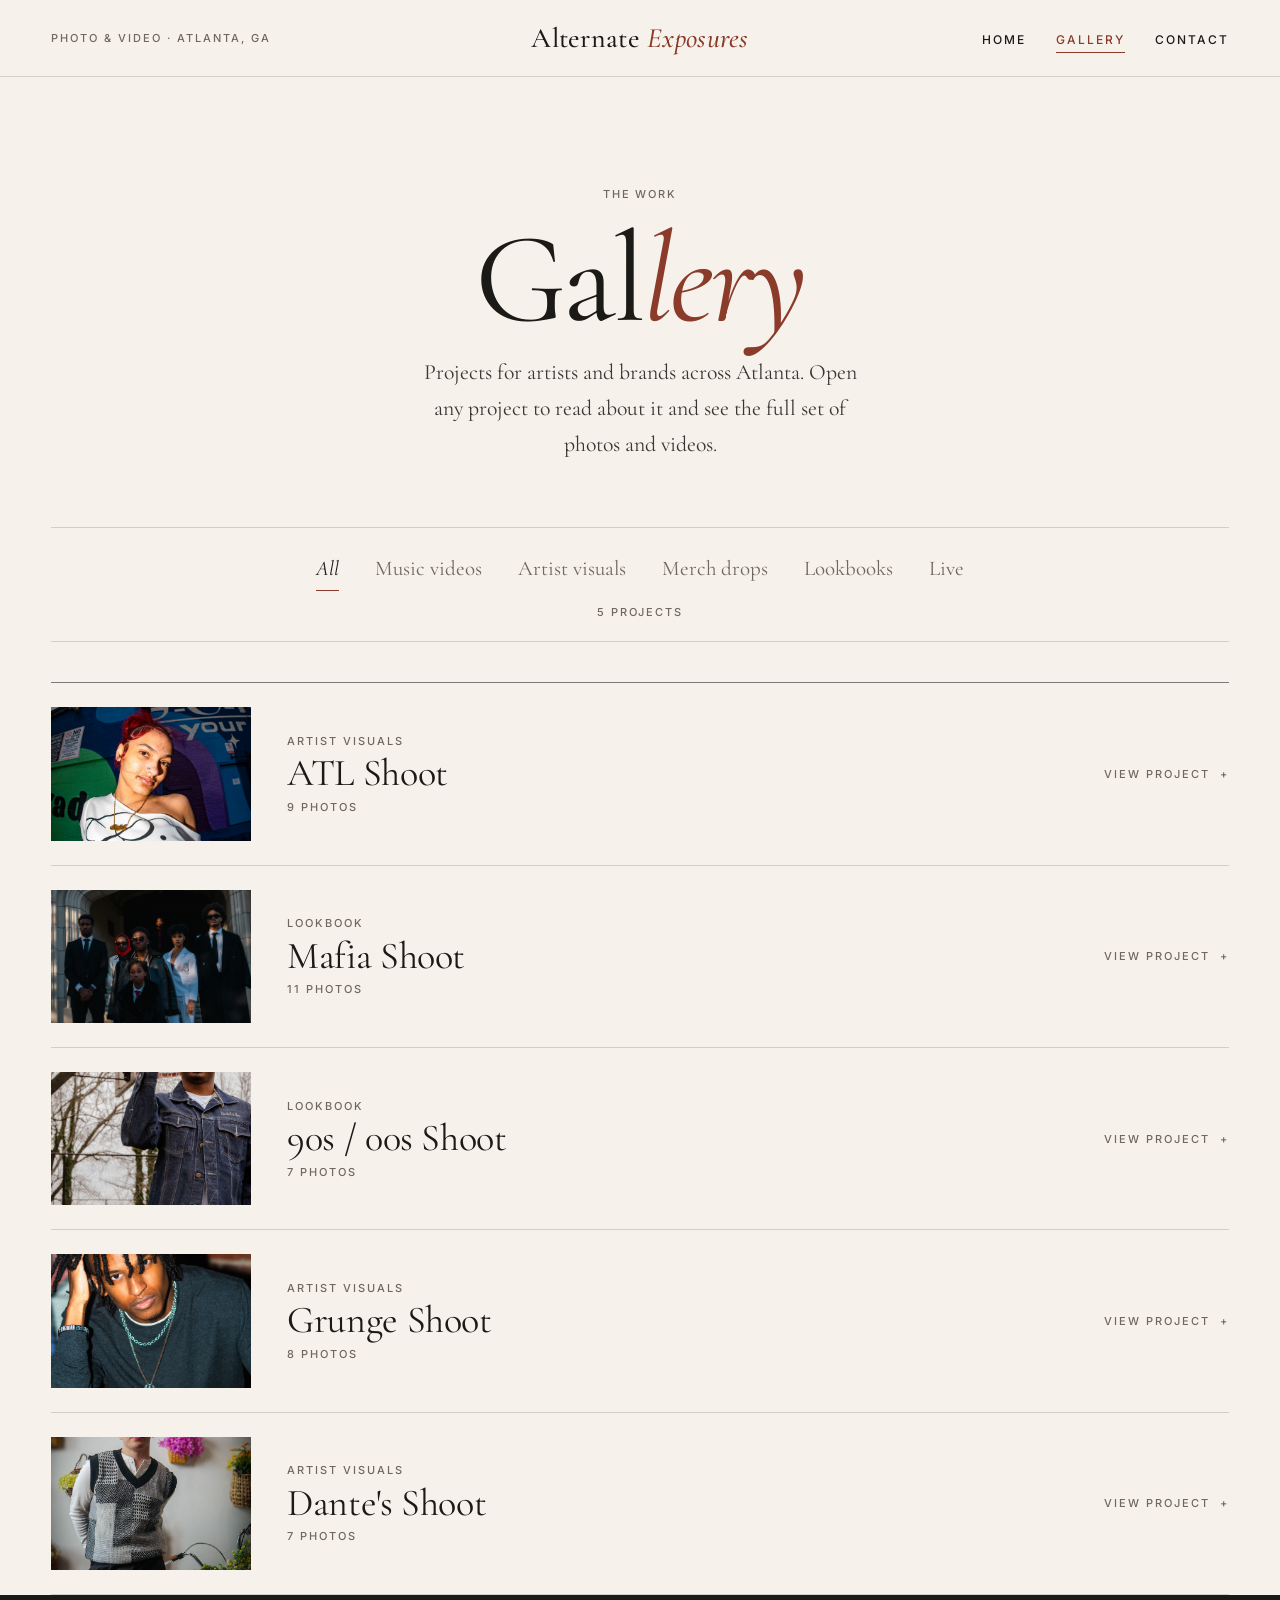
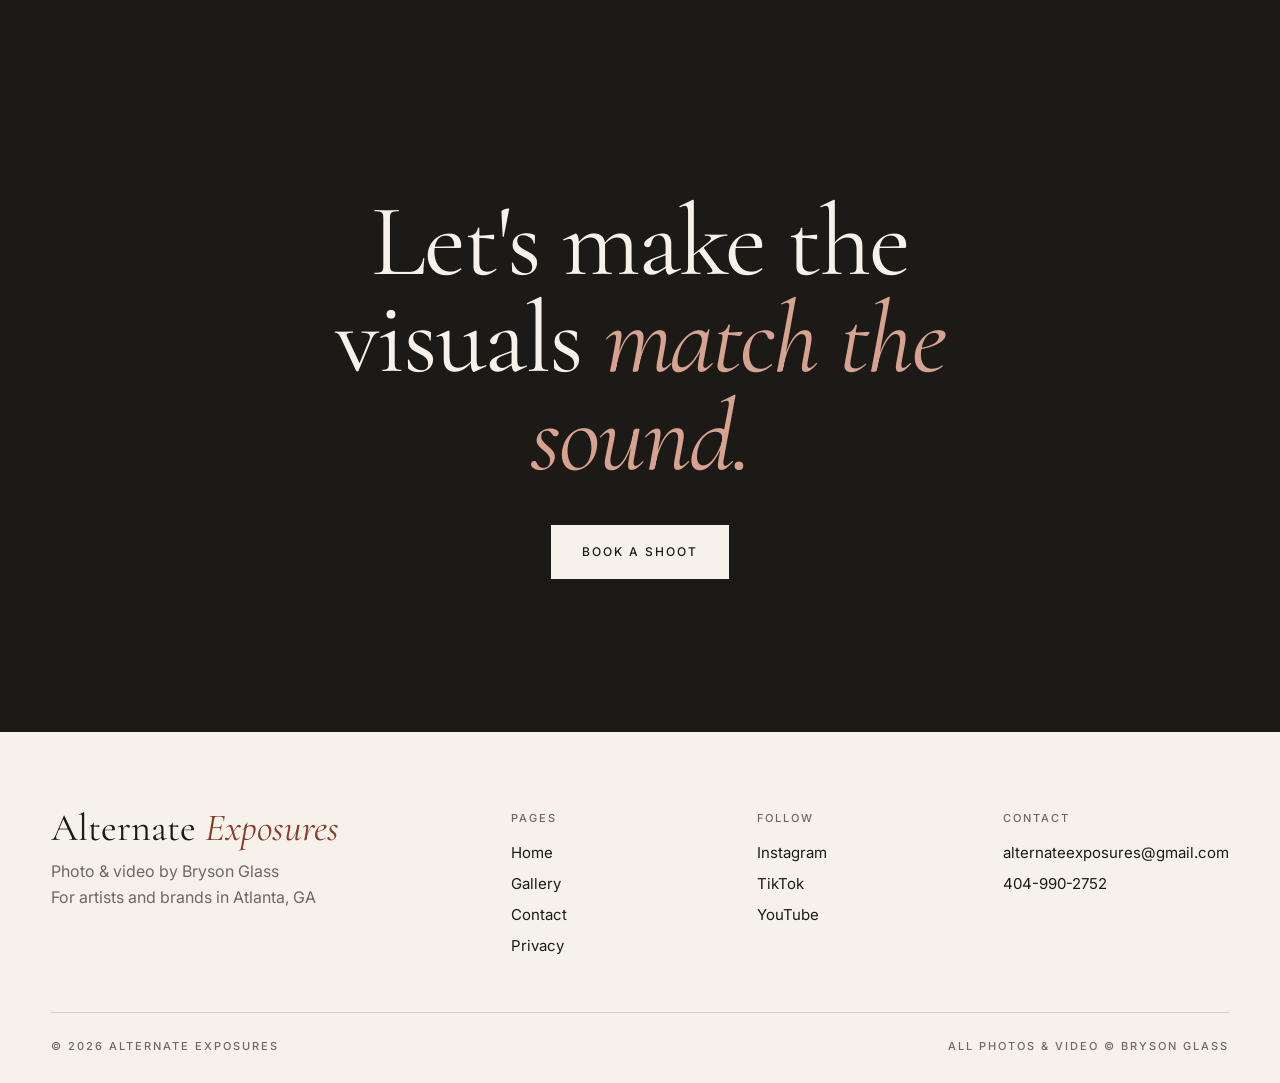
<file: gallery.html>
<!DOCTYPE html>
<html lang="en">
<head>
  <meta charset="UTF-8">
  <meta name="viewport" content="width=device-width, initial-scale=1.0">
  <title>Gallery — Alternate Exposures · Atlanta Music Videos &amp; Brand Content</title>
  <meta name="description" content="Music videos, cover art, merch drops and lookbooks for Atlanta artists and clothing brands, shot by Bryson Glass.">
  <link rel="canonical" href="https://alternateexposures.com/gallery.html">
  <link rel="icon" href="favicon.svg" type="image/svg+xml">
  <link rel="apple-touch-icon" href="images/apple-touch-icon.png">

  <!-- Link previews (Instagram DMs, iMessage, X, Facebook) -->
  <meta property="og:type" content="website">
  <meta property="og:site_name" content="Alternate Exposures">
  <meta property="og:title" content="Gallery — Alternate Exposures">
  <meta property="og:description" content="Music videos, cover art, merch drops and lookbooks for Atlanta artists and clothing brands, shot by Bryson Glass.">
  <meta property="og:url" content="https://alternateexposures.com/gallery.html">
  <meta property="og:image" content="https://alternateexposures.com/images/share-card.png">
  <meta property="og:image:width" content="1200">
  <meta property="og:image:height" content="630">
  <meta property="og:image:alt" content="Alternate Exposures — photo and video, Atlanta">
  <meta name="twitter:card" content="summary_large_image">

  <link rel="preconnect" href="https://fonts.googleapis.com">
  <link rel="preconnect" href="https://fonts.gstatic.com" crossorigin>
  <link href="https://fonts.googleapis.com/css2?family=Cormorant+Garamond:ital,wght@0,400;0,500;0,600;1,400;1,500&family=Inter:wght@300;400;500&display=swap" rel="stylesheet">
  <link rel="stylesheet" href="css/styles.css">
  <!-- Marks that scripts are running, so reveal animations only hide things we can show again -->
  <script>document.documentElement.classList.add("js");</script>
</head>
<body>
  <a class="skip-link" href="#main">Skip to content</a>

  <header class="masthead">
    <div class="container">
      <span class="meta eyebrow">Photo &amp; Video · Atlanta, GA</span>
      <a class="logo" href="index.html">Alternate <em>Exposures</em></a>
      <nav aria-label="Primary">
        <ul class="nav">
          <li><a href="index.html">Home</a></li>
          <li><a href="gallery.html" aria-current="page">Gallery</a></li>
          <li><a href="contact.html">Contact</a></li>
        </ul>
      </nav>
    </div>
  </header>

  <main id="main">
    <div class="container">
      <section class="page-head">
        <span class="eyebrow">The work</span>
        <h1>Gal<em>lery</em></h1>
        <p>Projects for artists and brands across Atlanta. Open any project to read about it and see the full set of photos and videos.</p>
      </section>

      <div class="filters" role="group" aria-label="Filter gallery">
        <button class="filter-btn" data-filter="all" aria-pressed="true">All</button>
        <button class="filter-btn" data-filter="musicvideo" aria-pressed="false">Music videos</button>
        <button class="filter-btn" data-filter="artist" aria-pressed="false">Artist visuals</button>
        <button class="filter-btn" data-filter="merch" aria-pressed="false">Merch drops</button>
        <button class="filter-btn" data-filter="lookbook" aria-pressed="false">Lookbooks</button>
        <button class="filter-btn" data-filter="live" aria-pressed="false">Live</button>
        <span class="count eyebrow" aria-live="polite"><span data-count>0</span> projects</span>
      </div>

      <!--
        PROJECTS are loaded from data/projects.json, which is edited in
        Pages CMS (app.pagescms.org). See README.md for how to add a project.
      -->
      <section class="projects" aria-label="Projects" data-projects></section>
      <div class="gallery-empty" data-gallery-empty hidden>
        <p class="serif">New work is on the way.</p>
        <p class="muted">In the meantime, see the latest on Instagram.</p>
        <a class="link" href="https://www.instagram.com/alternateexposures/" target="_blank" rel="noopener">@alternateexposures <span aria-hidden="true">→</span></a>
      </div>
      <noscript><p class="gallery-empty">The gallery needs JavaScript turned on to load.</p></noscript>
    </div>

    <section class="closing">
      <div class="container">
        <span class="eyebrow">Got a release coming?</span>
        <h2>Let's make the visuals <em>match the sound.</em></h2>
        <a class="btn" href="contact.html">Book a shoot</a>
      </div>
    </section>
  </main>

  <!-- Lightbox -->
  <div class="lightbox" role="dialog" aria-modal="true" aria-label="Image viewer" hidden>
    <div class="lb-bar">
      <span class="eyebrow" data-lb-count>01 / 18</span>
      <button class="lb-btn" data-lb-close>Close ✕</button>
    </div>
    <div class="lb-stage" data-lb-stage></div>
    <div class="lb-foot">
      <button class="lb-btn" data-lb-prev>← Previous</button>
      <span class="lb-title" data-lb-title></span>
      <button class="lb-btn" data-lb-next>Next →</button>
    </div>
  </div>

  <footer class="site-footer">
    <div class="container">
      <div class="footer-cols">
        <div>
          <p class="footer-brand">Alternate <em>Exposures</em></p>
          <p class="muted" style="margin: 0;">Photo &amp; video by Bryson Glass<br>For artists and brands in Atlanta, GA</p>
        </div>
        <div>
          <h4 class="eyebrow">Pages</h4>
          <ul>
            <li><a href="index.html">Home</a></li>
            <li><a href="gallery.html">Gallery</a></li>
            <li><a href="contact.html">Contact</a></li>
            <li><a href="privacy.html">Privacy</a></li>
          </ul>
        </div>
        <div>
          <h4 class="eyebrow">Follow</h4>
          <ul>
            <li><a href="https://www.instagram.com/alternateexposures/" target="_blank" rel="noopener">Instagram</a></li>
            <li><a href="#">TikTok</a></li>
            <li><a href="https://www.youtube.com/@alternateexposures" target="_blank" rel="noopener">YouTube</a></li>
          </ul>
        </div>
        <div>
          <h4 class="eyebrow">Contact</h4>
          <ul>
            <li><a href="mailto:alternateexposures@gmail.com">alternateexposures@gmail.com</a></li>
            <li><a href="tel:+14049902752">404-990-2752</a></li>
          </ul>
        </div>
      </div>
      <div class="footer-base eyebrow">
        <span>© <span data-year>2026</span> Alternate Exposures</span>
        <span>All photos &amp; video © Bryson Glass</span>
      </div>
    </div>
  </footer>

  <script src="js/main.js"></script>
</body>
</html>
</file>
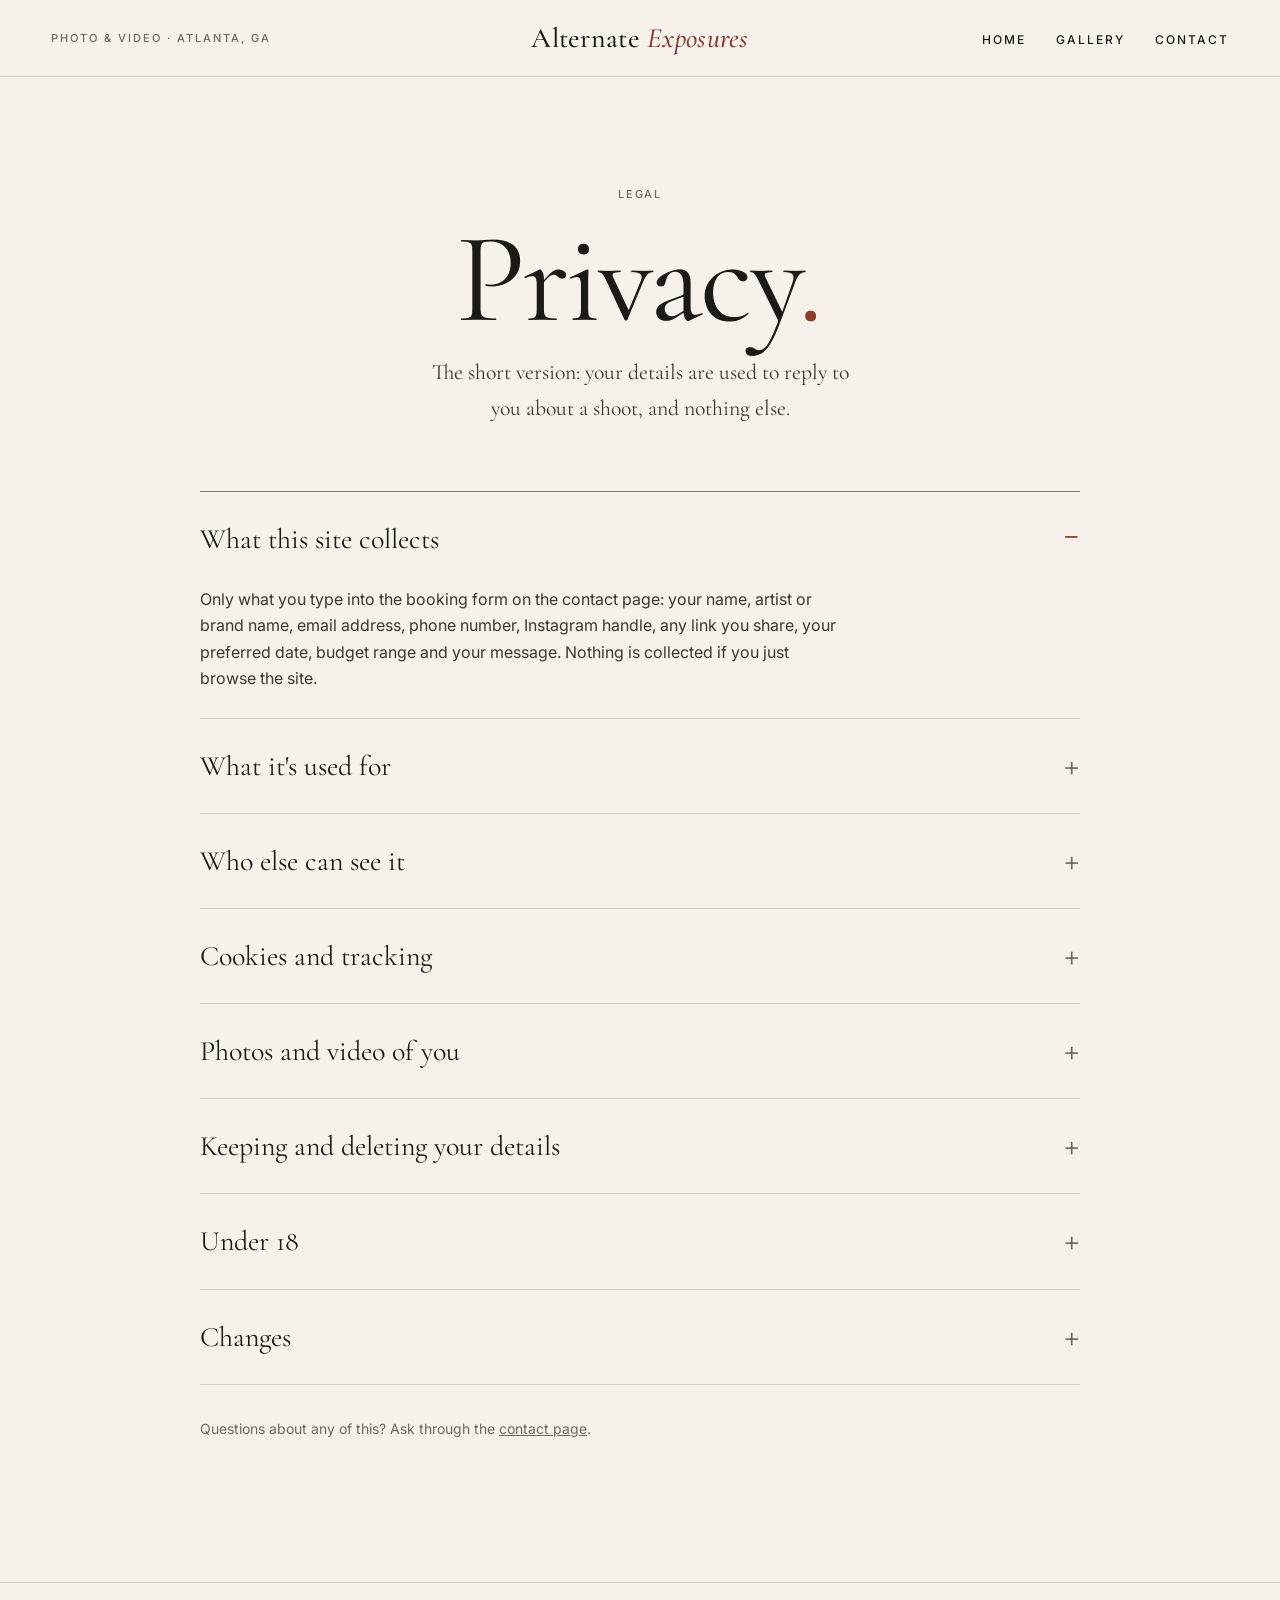
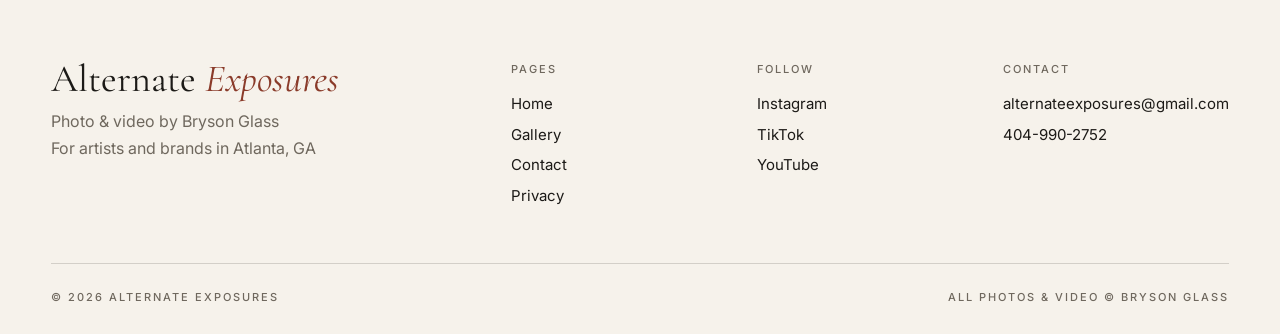
<file: privacy.html>
<!DOCTYPE html>
<html lang="en">
<head>
  <meta charset="UTF-8">
  <meta name="viewport" content="width=device-width, initial-scale=1.0">
  <title>Privacy — Alternate Exposures</title>
  <meta name="description" content="How Alternate Exposures handles the details you send through the booking form.">
  <link rel="canonical" href="https://alternateexposures.com/privacy.html">
  <link rel="icon" href="favicon.svg" type="image/svg+xml">
  <link rel="apple-touch-icon" href="images/apple-touch-icon.png">

  <!-- Link previews (Instagram DMs, iMessage, X, Facebook) -->
  <meta property="og:type" content="website">
  <meta property="og:site_name" content="Alternate Exposures">
  <meta property="og:title" content="Privacy — Alternate Exposures">
  <meta property="og:description" content="How Alternate Exposures handles the details you send through the booking form.">
  <meta property="og:url" content="https://alternateexposures.com/privacy.html">
  <meta property="og:image" content="https://alternateexposures.com/images/share-card.png">
  <meta property="og:image:width" content="1200">
  <meta property="og:image:height" content="630">
  <meta property="og:image:alt" content="Alternate Exposures — photo and video, Atlanta">
  <meta name="twitter:card" content="summary_large_image">

  <link rel="preconnect" href="https://fonts.googleapis.com">
  <link rel="preconnect" href="https://fonts.gstatic.com" crossorigin>
  <link href="https://fonts.googleapis.com/css2?family=Cormorant+Garamond:ital,wght@0,400;0,500;0,600;1,400;1,500&family=Inter:wght@300;400;500&display=swap" rel="stylesheet">
  <link rel="stylesheet" href="css/styles.css">
  <!-- Marks that scripts are running, so reveal animations only hide things we can show again -->
  <script>document.documentElement.classList.add("js");</script>
</head>
<body>
  <a class="skip-link" href="#main">Skip to content</a>

  <header class="masthead">
    <div class="container">
      <span class="meta eyebrow">Photo &amp; Video · Atlanta, GA</span>
      <a class="logo" href="index.html">Alternate <em>Exposures</em></a>
      <nav aria-label="Primary">
        <ul class="nav">
          <li><a href="index.html">Home</a></li>
          <li><a href="gallery.html">Gallery</a></li>
          <li><a href="contact.html">Contact</a></li>
        </ul>
      </nav>
    </div>
  </header>

  <main id="main">
    <div class="container">
      <section class="page-head">
        <span class="eyebrow">Legal</span>
        <h1>Privacy<em>.</em></h1>
        <p>The short version: your details are used to reply to you about a shoot, and nothing else.</p>
      </section>

      <section class="section faq" style="padding-top: 0;" aria-label="Privacy details">
        <details open>
          <summary>What this site collects</summary>
          <p>Only what you type into the booking form on the contact page: your name, artist or brand name, email address, phone number, Instagram handle, any link you share, your preferred date, budget range and your message. Nothing is collected if you just browse the site.</p>
        </details>
        <details>
          <summary>What it's used for</summary>
          <p>Replying to your inquiry, planning the shoot, and following up about the work. That's it. Your details are never sold, rented or shared for advertising, and you won't be added to a mailing list.</p>
        </details>
        <details>
          <summary>Who else can see it</summary>
          <p>Form messages are delivered by email through a form-handling service, which stores the message so it can be sent on. Bryson Glass is the only person who reads them. Nobody else is given access.</p>
        </details>
        <details>
          <summary>Cookies and tracking</summary>
          <p>This site sets no cookies and runs no analytics or advertising trackers. Fonts are loaded from Google Fonts, and videos in the gallery are played from YouTube or Vimeo only after you click one — those companies may record that request under their own privacy policies.</p>
        </details>
        <details>
          <summary>Photos and video of you</summary>
          <p>Work shot for you may appear in this portfolio, on Instagram, and in other promotional material unless you ask otherwise. If you'd rather your images stayed private, say so before the shoot and that's respected. If something is already published and you want it taken down, ask and it will be removed.</p>
        </details>
        <details>
          <summary>Keeping and deleting your details</summary>
          <p>Inquiries are kept while a project is active and for a reasonable period afterward for tax and record-keeping. You can ask for your details to be deleted at any time, and for a copy of what's held, by emailing <a href="mailto:alternateexposures@gmail.com">alternateexposures@gmail.com</a>.</p>
        </details>
        <details>
          <summary>Under 18</summary>
          <p>This site isn't aimed at children. If you're under 18, a parent or guardian should handle booking and sign off on any images being published.</p>
        </details>
        <details>
          <summary>Changes</summary>
          <p>If this policy changes, the updated version will be posted here.</p>
        </details>
        <p class="muted" style="margin-top: 32px; font-size: 14px;">Questions about any of this? Ask through the <a href="contact.html">contact page</a>.</p>
      </section>
    </div>
  </main>

  <footer class="site-footer" style="border-top: 1px solid var(--rule);">
    <div class="container">
      <div class="footer-cols">
        <div>
          <p class="footer-brand">Alternate <em>Exposures</em></p>
          <p class="muted" style="margin: 0;">Photo &amp; video by Bryson Glass<br>For artists and brands in Atlanta, GA</p>
        </div>
        <div>
          <h4 class="eyebrow">Pages</h4>
          <ul>
            <li><a href="index.html">Home</a></li>
            <li><a href="gallery.html">Gallery</a></li>
            <li><a href="contact.html">Contact</a></li>
            <li><a href="privacy.html">Privacy</a></li>
          </ul>
        </div>
        <div>
          <h4 class="eyebrow">Follow</h4>
          <ul>
            <li><a href="https://www.instagram.com/alternateexposures/" target="_blank" rel="noopener">Instagram</a></li>
            <li><a href="#">TikTok</a></li>
            <li><a href="https://www.youtube.com/@alternateexposures" target="_blank" rel="noopener">YouTube</a></li>
          </ul>
        </div>
        <div>
          <h4 class="eyebrow">Contact</h4>
          <ul>
            <li><a href="mailto:alternateexposures@gmail.com">alternateexposures@gmail.com</a></li>
            <li><a href="tel:+14049902752">404-990-2752</a></li>
          </ul>
        </div>
      </div>
      <div class="footer-base eyebrow">
        <span>© <span data-year>2026</span> Alternate Exposures</span>
        <span>All photos &amp; video © Bryson Glass</span>
      </div>
    </div>
  </footer>

  <script src="js/main.js"></script>
</body>
</html>
</file>
<file: css/styles.css>
/* ==========================================================================
   ALTERNATE EXPOSURES — editorial stylesheet
   Serif display type, hairline rules, generous margins, captions like a
   printed magazine. One quiet accent colour.
   ========================================================================== */

:root {
  --paper: #f6f2eb;
  --paper-2: #efe9df;
  --ink: #1c1a17;
  --ink-2: #3a3631;
  --muted: #6f685e;
  --accent: #8a3b2a;
  --rule: rgba(28, 26, 23, 0.16);
  --rule-strong: rgba(28, 26, 23, 0.55);

  --serif: "Cormorant Garamond", "Iowan Old Style", Georgia, serif;
  --sans: "Inter", "Helvetica Neue", Arial, sans-serif;

  --gutter: clamp(20px, 4vw, 64px);
  --max: 1320px;
}

*,
*::before,
*::after { box-sizing: border-box; }

html { scroll-behavior: smooth; }

body {
  margin: 0;
  background: var(--paper);
  color: var(--ink);
  font-family: var(--sans);
  font-size: 16px;
  line-height: 1.65;
  -webkit-font-smoothing: antialiased;
  overflow-x: hidden;
}

img { display: block; max-width: 100%; }
a { color: inherit; }
button, input, select, textarea { font: inherit; color: inherit; }

::selection { background: var(--ink); color: var(--paper); }

:focus-visible {
  outline: 1px solid var(--accent);
  outline-offset: 4px;
}

.skip-link {
  position: absolute;
  left: -9999px;
  top: 0;
  background: var(--ink);
  color: var(--paper);
  padding: 10px 14px;
  z-index: 100;
}
.skip-link:focus { left: 8px; top: 8px; }

.container {
  max-width: var(--max);
  margin: 0 auto;
  padding: 0 var(--gutter);
}

/* Small tracked capitals used for labels, kickers, captions */
.eyebrow {
  font-family: var(--sans);
  font-size: 11px;
  font-weight: 500;
  letter-spacing: 0.18em;
  text-transform: uppercase;
  color: var(--muted);
}

.serif { font-family: var(--serif); }
.muted { color: var(--muted); }
em, .ital { font-family: var(--serif); font-style: italic; }

.rule { border: 0; border-top: 1px solid var(--rule); margin: 0; }

/* --------------------------------------------------------------------------
   Masthead
   -------------------------------------------------------------------------- */
.masthead {
  position: sticky;
  top: 0;
  z-index: 50;
  background: color-mix(in srgb, var(--paper) 92%, transparent);
  backdrop-filter: blur(8px);
  -webkit-backdrop-filter: blur(8px);
  border-bottom: 1px solid var(--rule);
}

.masthead .container {
  display: grid;
  grid-template-columns: 1fr auto 1fr;
  align-items: center;
  gap: 16px;
  height: 76px;
}

.masthead .meta { font-size: 11px; }

.logo {
  font-family: var(--serif);
  font-size: clamp(22px, 2.4vw, 28px);
  font-weight: 500;
  letter-spacing: 0.01em;
  line-height: 1;
  text-decoration: none;
  white-space: nowrap;
}
.logo em { color: var(--accent); }

.nav {
  display: flex;
  justify-content: flex-end;
  gap: clamp(18px, 2.4vw, 36px);
  margin: 0;
  padding: 0;
  list-style: none;
}
.nav a {
  position: relative;
  font-size: 12px;
  font-weight: 500;
  letter-spacing: 0.16em;
  text-transform: uppercase;
  text-decoration: none;
  padding: 6px 0;
}
.nav a::after {
  content: "";
  position: absolute;
  left: 0;
  right: 100%;
  bottom: 0;
  height: 1px;
  background: currentColor;
  transition: right 0.3s ease;
}
.nav a:hover::after,
.nav a[aria-current="page"]::after { right: 0; }
.nav a[aria-current="page"] { color: var(--accent); }

@media (max-width: 1100px) {
  .masthead .container { grid-template-columns: 1fr auto; }
  .masthead .meta { display: none; }
}
@media (max-width: 600px) {
  .masthead .container {
    grid-template-columns: 1fr;
    justify-items: center;
    gap: 6px;
    height: auto;
    padding-top: 12px;
    padding-bottom: 8px;
  }
  .logo { font-size: 24px; }
  .nav { gap: 22px; }
  .nav a { font-size: 11px; letter-spacing: 0.14em; padding: 4px 0; }
}

/* --------------------------------------------------------------------------
   Placeholder images
   Swap any .ph element for <img src="..." alt="..."> when photos are ready.
   -------------------------------------------------------------------------- */
.ph {
  --tone: #cfc6b8;
  position: relative;
  width: 100%;
  aspect-ratio: var(--ratio, 3 / 2);
  background:
    radial-gradient(120% 90% at 30% 20%, rgba(255, 255, 255, 0.35), transparent 60%),
    linear-gradient(170deg, var(--tone), color-mix(in srgb, var(--tone) 72%, #1c1a17));
  overflow: hidden;
}
.ph::after {
  content: attr(data-label);
  position: absolute;
  left: 50%;
  top: 50%;
  transform: translate(-50%, -50%);
  font-family: var(--serif);
  font-style: italic;
  font-size: 15px;
  color: rgba(255, 255, 255, 0.85);
  white-space: nowrap;
}
.ph.t1 { --tone: #d9d0c2; }
.ph.t2 { --tone: #b9ab98; }
.ph.t3 { --tone: #9a8f82; }
.ph.t4 { --tone: #cbbfae; }
.ph.t5 { --tone: #837a70; }

/* Figure with caption, magazine-style */
.fig { margin: 0; }
.fig figcaption {
  display: flex;
  justify-content: space-between;
  gap: 16px;
  padding-top: 10px;
  font-size: 12px;
  color: var(--muted);
}
.fig figcaption em { color: var(--ink-2); font-size: 15px; }

/* --------------------------------------------------------------------------
   Links & buttons
   -------------------------------------------------------------------------- */
.link {
  display: inline-flex;
  align-items: center;
  gap: 10px;
  padding-bottom: 4px;
  border-bottom: 1px solid var(--rule-strong);
  font-size: 12px;
  font-weight: 500;
  letter-spacing: 0.16em;
  text-transform: uppercase;
  text-decoration: none;
  transition: color 0.2s, border-color 0.2s, gap 0.2s;
}
.link:hover { color: var(--accent); border-color: var(--accent); gap: 16px; }

.btn {
  display: inline-flex;
  align-items: center;
  gap: 12px;
  padding: 16px 30px;
  border: 1px solid var(--ink);
  background: var(--ink);
  color: var(--paper);
  font-size: 12px;
  font-weight: 500;
  letter-spacing: 0.16em;
  text-transform: uppercase;
  text-decoration: none;
  cursor: pointer;
  transition: background 0.25s, color 0.25s, border-color 0.25s;
}
.btn:hover { background: var(--accent); border-color: var(--accent); }
.btn.outline { background: transparent; color: var(--ink); }
.btn.outline:hover { background: var(--ink); color: var(--paper); border-color: var(--ink); }

/* --------------------------------------------------------------------------
   Sections
   -------------------------------------------------------------------------- */
.section { padding: clamp(64px, 10vw, 140px) 0; }
.section + .section { border-top: 1px solid var(--rule); }

.section-head {
  display: grid;
  grid-template-columns: 1fr auto;
  align-items: end;
  gap: 24px;
  margin-bottom: clamp(36px, 5vw, 64px);
}
.section-head h2,
.h2 {
  margin: 10px 0 0;
  font-family: var(--serif);
  font-size: clamp(40px, 5.6vw, 76px);
  font-weight: 400;
  line-height: 1;
  letter-spacing: -0.015em;
}
.section-head h2 em,
.h2 em { color: var(--accent); }

@media (max-width: 640px) {
  .section-head { grid-template-columns: 1fr; }
}

/* --------------------------------------------------------------------------
   Home: hero with silent background video
   -------------------------------------------------------------------------- */
.hero {
  position: relative;
  display: flex;
  align-items: flex-end;
  min-height: min(82vh, 820px);
  overflow: hidden;
  background: #0c0b0a;
  color: var(--paper);
}

.hero-video {
  position: absolute;
  inset: 0;
  width: 100%;
  height: 100%;
  object-fit: cover;
  /* poster/video sit behind the scrim */
  z-index: 0;
}

/* Scrim: keeps the type readable over any frame of the video */
.hero::after {
  content: "";
  position: absolute;
  inset: 0;
  z-index: 1;
  background:
    linear-gradient(to top, rgba(12, 11, 10, 0.82) 0%, rgba(12, 11, 10, 0.62) 45%, rgba(12, 11, 10, 0.5) 100%);
}

.hero-inner {
  position: relative;
  z-index: 2;
  width: 100%;
  padding-top: clamp(80px, 14vh, 160px);
  padding-bottom: clamp(40px, 7vh, 80px);
}

.hero .eyebrow { color: #cfc6ba; }

.hero h1 {
  margin: 18px 0 24px;
  max-width: 14ch;
  font-family: var(--serif);
  font-size: clamp(54px, 8.5vw, 124px);
  font-weight: 400;
  line-height: 0.92;
  letter-spacing: -0.025em;
  text-shadow: 0 2px 30px rgba(0, 0, 0, 0.35);
}
.hero h1 em { display: block; color: #e2a994; padding-left: 0.5em; }

.hero .dek {
  max-width: 46ch;
  margin: 0 0 36px;
  font-family: var(--serif);
  font-size: clamp(19px, 1.8vw, 24px);
  line-height: 1.4;
  color: rgba(246, 242, 235, 0.92);
}

.cover-actions { display: flex; flex-wrap: wrap; align-items: center; gap: 28px; }

.hero .btn { background: var(--paper); color: var(--ink); border-color: var(--paper); }
.hero .btn:hover { background: var(--accent); border-color: var(--accent); color: var(--paper); }
.hero .link { color: var(--paper); border-color: rgba(246, 242, 235, 0.5); }
.hero .link:hover { color: #e2a994; border-color: #e2a994; }

@media (max-width: 600px) {
  .hero { min-height: min(86vh, 700px); }
}

.cover-index {
  display: grid;
  grid-template-columns: repeat(3, 1fr);
  border-bottom: 1px solid var(--rule);
}
.cover-index div { padding: 20px 0; }
.cover-index b {
  display: block;
  margin-top: 4px;
  font-family: var(--serif);
  font-size: 19px;
  font-weight: 500;
}

@media (max-width: 560px) {
  .cover-index { grid-template-columns: 1fr 1fr; gap: 0 16px; }
  .cover-index div:last-child { grid-column: 1 / -1; border-top: 1px solid var(--rule); }
}

/* With reduced motion (or Data Saver) no video source is attached at all —
   the <video> element still paints its poster frame, so the hero looks the same,
   just still. See js/main.js. */

/* --------------------------------------------------------------------------
   Home: about / letter
   -------------------------------------------------------------------------- */
.letter {
  display: grid;
  grid-template-columns: 3fr 5fr 4fr;
  gap: clamp(32px, 5vw, 72px);
  align-items: start;
}

.pullquote {
  margin: 0;
  font-family: var(--serif);
  font-size: clamp(30px, 3.4vw, 46px);
  font-weight: 400;
  line-height: 1.12;
  letter-spacing: -0.01em;
}
.pullquote em { color: var(--accent); }

.letter .body p { margin: 0 0 1.1em; color: var(--ink-2); max-width: 48ch; }
.letter .body p:first-child::first-letter {
  float: left;
  margin: 6px 10px 0 0;
  font-family: var(--serif);
  font-size: 68px;
  line-height: 0.8;
  color: var(--accent);
}
.signature {
  margin-top: 28px;
  font-family: var(--serif);
  font-style: italic;
  font-size: 26px;
}

@media (max-width: 1000px) {
  .letter { grid-template-columns: 1fr 1fr; }
  .letter .eyebrow { grid-column: 1 / -1; }
}
@media (max-width: 680px) {
  .letter { grid-template-columns: 1fr; }
}

/* --------------------------------------------------------------------------
   Home: selected work spread
   -------------------------------------------------------------------------- */
.spread {
  display: grid;
  grid-template-columns: 7fr 5fr;
  gap: clamp(20px, 3vw, 40px);
}
.spread .stack { display: grid; gap: clamp(20px, 3vw, 40px); align-content: start; }
.spread a { text-decoration: none; display: block; }
.spread .ph { transition: filter 0.4s ease; }
.spread a:hover .ph { filter: brightness(0.92); }
.spread a:hover figcaption em { color: var(--accent); }
.spread .lead .ph { aspect-ratio: 4 / 5; }
.spread .stack .ph { aspect-ratio: 3 / 2; }
.spread .stack .fig:last-child { margin-left: 18%; }
.spread .stack .fig:last-child .ph { aspect-ratio: 4 / 5; }

@media (max-width: 760px) {
  .spread { grid-template-columns: 1fr; }
  .spread .stack .fig:last-child { margin-left: 0; }
  .spread .stack .fig:last-child .ph { aspect-ratio: 3 / 2; }
}

/* --------------------------------------------------------------------------
   Rates — printed "menu" with dotted leaders
   -------------------------------------------------------------------------- */
.rates {
  display: grid;
  grid-template-columns: 4fr 8fr;
  gap: clamp(32px, 6vw, 96px);
}
.rates-intro p { color: var(--ink-2); max-width: 36ch; }
.rates-intro .note { margin-top: 28px; font-size: 13px; color: var(--muted); }

.rate-list { list-style: none; margin: 0; padding: 0; border-top: 1px solid var(--rule-strong); }
.rate {
  display: grid;
  grid-template-columns: 56px 1fr auto;
  gap: 8px 20px;
  padding: 28px 0;
  border-bottom: 1px solid var(--rule);
}
.rate .no {
  font-family: var(--serif);
  font-style: italic;
  font-size: 18px;
  color: var(--muted);
  padding-top: 6px;
}
.rate-line {
  display: flex;
  align-items: baseline;
  gap: 12px;
  grid-column: 2 / 4;
}
.rate h3 {
  margin: 0;
  font-family: var(--serif);
  font-size: clamp(26px, 2.6vw, 34px);
  font-weight: 500;
  line-height: 1.1;
  white-space: nowrap;
}
.rate .leader {
  flex: 1;
  min-width: 20px;
  border-bottom: 1px dotted var(--rule-strong);
  transform: translateY(-6px);
}
.rate .price {
  font-family: var(--serif);
  font-size: clamp(26px, 2.6vw, 34px);
  font-weight: 500;
  white-space: nowrap;
}
.rate .price small { font-family: var(--sans); font-size: 12px; color: var(--muted); letter-spacing: 0.04em; }
.rate p { grid-column: 2 / 3; margin: 0; color: var(--ink-2); max-width: 52ch; }
.rate .includes { grid-column: 2 / 3; margin: 6px 0 0; font-size: 13px; color: var(--muted); }
.rate .link { grid-column: 3 / 4; grid-row: 2 / 4; align-self: end; justify-self: end; }
.rate .flag { margin-left: 10px; color: var(--accent); font-family: var(--serif); font-style: italic; font-size: 17px; font-weight: 400; }

@media (max-width: 900px) {
  .rates { grid-template-columns: 1fr; }
}
@media (max-width: 560px) {
  .rate { grid-template-columns: 1fr; }
  .rate .no { padding: 0; }
  .rate-line, .rate p, .rate .includes, .rate .link { grid-column: 1; }
  .rate .link { grid-row: auto; justify-self: start; margin-top: 10px; }
  .rate h3 { white-space: normal; }
}

/* --------------------------------------------------------------------------
   Process
   -------------------------------------------------------------------------- */
.process {
  display: grid;
  grid-template-columns: repeat(4, 1fr);
  gap: clamp(24px, 3vw, 48px);
  margin: 0;
  padding: 0;
  list-style: none;
}
.process li { padding-top: 20px; border-top: 1px solid var(--rule-strong); }
.process .step {
  display: block;
  font-family: var(--serif);
  font-style: italic;
  font-size: 22px;
  color: var(--accent);
}
.process h3 {
  margin: 8px 0 10px;
  font-family: var(--serif);
  font-size: 28px;
  font-weight: 500;
  line-height: 1.1;
}
.process p { margin: 0; color: var(--ink-2); font-size: 15px; }

@media (max-width: 900px) { .process { grid-template-columns: 1fr 1fr; } }
@media (max-width: 520px) { .process { grid-template-columns: 1fr; } }

/* --------------------------------------------------------------------------
   Closing CTA
   -------------------------------------------------------------------------- */
.closing {
  padding: clamp(80px, 12vw, 180px) 0;
  text-align: center;
  background: var(--ink);
  color: var(--paper);
}
.closing .eyebrow { color: #b3aa9e; }
.closing h2 {
  margin: 18px auto 40px;
  max-width: 14ch;
  font-family: var(--serif);
  font-size: clamp(48px, 8vw, 116px);
  font-weight: 400;
  line-height: 0.95;
  letter-spacing: -0.02em;
}
.closing h2 em { color: #d7a28f; }
.closing .btn { background: var(--paper); color: var(--ink); border-color: var(--paper); }
.closing .btn:hover { background: transparent; color: var(--paper); }

/* --------------------------------------------------------------------------
   Footer
   -------------------------------------------------------------------------- */
.site-footer { padding: clamp(48px, 6vw, 80px) 0 28px; }
.footer-cols {
  display: grid;
  grid-template-columns: 2fr 1fr 1fr 1fr;
  gap: 32px;
  padding-bottom: 48px;
}
.footer-brand {
  margin: 0 0 10px;
  font-family: var(--serif);
  font-size: clamp(30px, 3vw, 40px);
  line-height: 1;
}
.footer-brand em { color: var(--accent); }
.site-footer h4 { margin: 0 0 14px; }
.site-footer ul { list-style: none; margin: 0; padding: 0; }
.site-footer li { margin: 6px 0; font-size: 15px; }
.site-footer a { text-decoration: none; }
.site-footer a:hover { color: var(--accent); }
.footer-base {
  display: flex;
  justify-content: space-between;
  flex-wrap: wrap;
  gap: 8px;
  padding-top: 24px;
  border-top: 1px solid var(--rule);
}

@media (max-width: 800px) {
  .footer-cols { grid-template-columns: 1fr 1fr; }
  .footer-cols > div:first-child { grid-column: 1 / -1; }
}

/* --------------------------------------------------------------------------
   Page header (gallery / contact)
   -------------------------------------------------------------------------- */
.page-head {
  padding: clamp(48px, 8vw, 120px) 0 clamp(36px, 5vw, 64px);
  text-align: center;
}
.page-head h1 {
  margin: 16px 0 18px;
  font-family: var(--serif);
  font-size: clamp(60px, 10vw, 148px);
  font-weight: 400;
  line-height: 0.9;
  letter-spacing: -0.025em;
}
.page-head h1 em { color: var(--accent); }
.page-head p {
  max-width: 44ch;
  margin: 0 auto;
  font-family: var(--serif);
  font-size: clamp(19px, 1.7vw, 22px);
  color: var(--ink-2);
}

/* --------------------------------------------------------------------------
   Gallery: list of projects
   -------------------------------------------------------------------------- */
.filters {
  display: flex;
  flex-wrap: wrap;
  justify-content: center;
  align-items: baseline;
  gap: 8px clamp(18px, 3vw, 36px);
  padding: 20px 0;
  margin-bottom: clamp(24px, 4vw, 40px);
  border-top: 1px solid var(--rule);
  border-bottom: 1px solid var(--rule);
}
.filter-btn {
  padding: 4px 0;
  border: 0;
  border-bottom: 1px solid transparent;
  background: none;
  font-family: var(--serif);
  font-size: 21px;
  color: var(--muted);
  cursor: pointer;
  transition: color 0.2s, border-color 0.2s;
}
.filter-btn:hover { color: var(--ink); }
.filter-btn[aria-pressed="true"] { color: var(--ink); font-style: italic; border-color: var(--accent); }
.filters .count { flex-basis: 100%; text-align: center; margin-top: 4px; }

.projects { border-top: 1px solid var(--rule-strong); }

.project { border-bottom: 1px solid var(--rule); scroll-margin-top: 90px; }
.project[hidden] { display: none; }

.project-head {
  display: grid;
  grid-template-columns: clamp(120px, 16vw, 200px) 1fr auto;
  align-items: center;
  gap: clamp(16px, 3vw, 36px);
  width: 100%;
  padding: clamp(16px, 2vw, 24px) 0;
  border: 0;
  background: none;
  text-align: left;
  cursor: pointer;
  transition: opacity 0.2s;
}
.project-head:hover { opacity: 0.72; }

.project-cover { display: block; overflow: hidden; background: var(--paper-2); }
.project-cover img {
  width: 100%;
  aspect-ratio: 3 / 2;
  object-fit: cover;
  transition: transform 0.6s ease;
}
.project-head:hover .project-cover img { transform: scale(1.03); }

.project-meta { display: flex; flex-direction: column; gap: 4px; min-width: 0; }
.project-name {
  font-family: var(--serif);
  font-size: clamp(24px, 3vw, 38px);
  line-height: 1.05;
  letter-spacing: -0.01em;
}
.project.open .project-name { color: var(--accent); }
.project-client { font-size: 15px; color: var(--ink-2); }
.project-count { color: var(--muted); }

.project-toggle { display: flex; align-items: center; gap: 10px; white-space: nowrap; color: var(--muted); }
.project-head:hover .project-toggle { color: var(--accent); }

.project-panel { padding: 4px 0 clamp(32px, 4vw, 48px); }
.project-panel[hidden] { display: none; }

.project-desc {
  max-width: 62ch;
  margin: 0 0 clamp(24px, 3vw, 36px);
  padding-left: clamp(0px, 16vw + 36px, 236px);
}
.project-desc p { margin: 0 0 1em; color: var(--ink-2); }
.project-desc p:last-child { margin-bottom: 0; }

.project-media {
  columns: 3;
  column-gap: clamp(14px, 2vw, 24px);
}
@media (max-width: 1000px) { .project-media { columns: 2; } }
@media (max-width: 560px) { .project-media { columns: 1; } }

.project-link { margin-top: clamp(20px, 3vw, 32px); }

@media (max-width: 720px) {
  .project-head { grid-template-columns: 96px 1fr; gap: 16px; }
  .project-toggle { grid-column: 2; margin-top: 2px; }
  .project-desc { padding-left: 0; }
}

/* Photo / video tiles inside a project */
.g-item {
  break-inside: avoid;
  display: block;
  width: 100%;
  margin: 0 0 clamp(14px, 2vw, 24px);
  padding: 0;
  border: 0;
  background: none;
  text-align: left;
  cursor: zoom-in;
}
.g-item[hidden] { display: none; }
.g-frame { position: relative; display: block; overflow: hidden; background: var(--paper-2); }
.g-frame img { width: 100%; height: auto; transition: filter 0.4s ease, transform 0.6s ease; }
.g-item:hover .g-frame img { filter: brightness(0.92); transform: scale(1.015); }
.g-item[data-video] .g-frame::before {
  content: "▶  Play";
  position: absolute;
  z-index: 1;
  top: 12px;
  left: 12px;
  padding: 5px 10px;
  background: rgba(28, 26, 23, 0.72);
  color: var(--paper);
  font-family: var(--sans);
  font-size: 10px;
  font-weight: 500;
  letter-spacing: 0.16em;
  text-transform: uppercase;
}

.gallery-empty {
  padding: clamp(40px, 8vw, 100px) 0 clamp(64px, 10vw, 140px);
  text-align: center;
}
.gallery-empty[hidden] { display: none; }
.gallery-empty .serif { margin: 0 0 6px; font-size: clamp(28px, 3vw, 40px); }
.gallery-empty .muted { margin: 0 0 24px; }

/* Lightbox */
.lightbox {
  position: fixed;
  inset: 0;
  z-index: 200;
  display: none;
  grid-template-rows: auto 1fr auto;
  background: var(--paper);
}
.lightbox.open { display: grid; }
.lb-bar,
.lb-foot {
  display: flex;
  justify-content: space-between;
  align-items: center;
  gap: 16px;
  padding: 16px var(--gutter);
}
.lb-btn {
  border: 0;
  background: none;
  padding: 6px 0;
  font-size: 12px;
  font-weight: 500;
  letter-spacing: 0.16em;
  text-transform: uppercase;
  cursor: pointer;
}
.lb-btn:hover { color: var(--accent); }
.lb-stage {
  display: flex;
  align-items: center;
  justify-content: center;
  padding: clamp(8px, 2vw, 24px) var(--gutter);
  min-height: 0;
}
.lb-stage .ph { flex: none; }
.lb-stage img { max-width: 100%; max-height: 100%; object-fit: contain; }
.lb-title { font-family: var(--serif); font-style: italic; font-size: 19px; text-align: center; }

/* --------------------------------------------------------------------------
   Contact
   -------------------------------------------------------------------------- */
.contact {
  display: grid;
  grid-template-columns: 4fr 7fr;
  gap: clamp(40px, 7vw, 120px);
  padding-bottom: clamp(64px, 10vw, 140px);
}

.details { list-style: none; margin: 0 0 40px; padding: 0; border-top: 1px solid var(--rule-strong); }
.details li { padding: 18px 0; border-bottom: 1px solid var(--rule); }
.details a,
.details .val {
  display: block;
  margin-top: 4px;
  font-family: var(--serif);
  font-size: clamp(22px, 2vw, 26px);
  text-decoration: none;
  word-break: break-word;
}
.details a:hover { color: var(--accent); }

.form h2 { margin: 10px 0 8px; }
.form > p { margin: 0 0 40px; color: var(--muted); }

.form-grid {
  display: grid;
  grid-template-columns: 1fr 1fr;
  gap: 32px 40px;
}
.field { display: flex; flex-direction: column; }
.field.full { grid-column: 1 / -1; }
.field label .req { color: var(--accent); }
.field input,
.field select,
.field textarea {
  width: 100%;
  padding: 10px 0 12px;
  border: 0;
  border-bottom: 1px solid var(--rule-strong);
  border-radius: 0;
  background: transparent;
  font-family: var(--serif);
  font-size: 22px;
  outline: none;
  appearance: none;
  transition: border-color 0.2s;
}
.field select {
  background-image: linear-gradient(45deg, transparent 50%, var(--ink) 50%), linear-gradient(135deg, var(--ink) 50%, transparent 50%);
  background-position: calc(100% - 12px) 55%, calc(100% - 6px) 55%;
  background-size: 6px 6px;
  background-repeat: no-repeat;
  cursor: pointer;
}
.field textarea { min-height: 140px; resize: vertical; line-height: 1.4; }
.field textarea::placeholder { color: #aaa296; font-style: italic; }
.field input:focus,
.field select:focus,
.field textarea:focus { border-color: var(--accent); }
.field.invalid input,
.field.invalid select,
.field.invalid textarea { border-color: var(--accent); }
.field .err { display: none; margin-top: 6px; font-size: 13px; color: var(--accent); }
.field.invalid .err { display: block; }

.form-actions {
  display: flex;
  flex-wrap: wrap;
  align-items: center;
  justify-content: space-between;
  gap: 16px;
  margin-top: 40px;
}

.form-status {
  display: none;
  margin-top: 28px;
  padding: 18px 20px;
  border-left: 2px solid var(--accent);
  background: var(--paper-2);
  font-family: var(--serif);
  font-size: 19px;
}
.form-status.show { display: block; }
.form-status b { font-weight: 600; color: var(--accent); }

@media (max-width: 900px) {
  .contact { grid-template-columns: 1fr; }
}
@media (max-width: 560px) {
  .form-grid { grid-template-columns: 1fr; }
}

/* FAQ */
.faq { max-width: 880px; margin: 0 auto; }
.faq .section-head { text-align: center; grid-template-columns: 1fr; }
.faq details { border-bottom: 1px solid var(--rule); }
.faq details:first-of-type { border-top: 1px solid var(--rule-strong); }
.faq summary {
  display: flex;
  justify-content: space-between;
  gap: 16px;
  padding: 24px 0;
  cursor: pointer;
  list-style: none;
  font-family: var(--serif);
  font-size: clamp(22px, 2.2vw, 28px);
}
.faq summary::-webkit-details-marker { display: none; }
.faq summary::after { content: "+"; font-family: var(--sans); font-weight: 300; color: var(--muted); }
.faq details[open] summary::after { content: "−"; color: var(--accent); }
.faq summary:hover { color: var(--accent); }
.faq details p { margin: 0; padding: 0 0 26px; max-width: 64ch; color: var(--ink-2); }



.lb-stage iframe { flex: none; border: 0; background: var(--ink); }

/* Intro pricing: regular price struck through beside the intro rate */
.rate .was {
  margin-right: 8px;
  font-size: 0.62em;
  font-weight: 400;
  color: var(--muted);
  text-decoration-color: var(--accent);
  text-decoration-thickness: 1px;
}
.rates-intro s,
.rate p s { color: var(--muted); text-decoration-color: var(--accent); }
.intro-flag {
  margin: 18px 0 0;
  padding: 12px 16px;
  border-left: 2px solid var(--accent);
  background: var(--paper-2);
  font-size: 14px;
}
.intro-flag .eyebrow { display: block; margin-bottom: 2px; color: var(--accent); }

/* Home "Selected work" tiles once real images are added */
.ph.has-img { background-size: cover; background-position: center; }
.ph.has-img::after { content: none; }


/* ==========================================================================
   Motion
   Everything here is opacity/transform only, and all of it switches off for
   visitors who ask for reduced motion (bottom of this file).
   ========================================================================== */

/* Smooth cross-fade between pages in browsers that support it */
@view-transition { navigation: auto; }

/* --- Scroll reveals ------------------------------------------------------
   .js is set by an inline script in <head>, so with JavaScript off nothing
   is ever hidden. */
.js [data-reveal] {
  opacity: 0;
  transform: translateY(30px);
  transition: opacity 1.15s cubic-bezier(0.22, 1, 0.36, 1), transform 1.15s cubic-bezier(0.22, 1, 0.36, 1);
  will-change: opacity, transform;
}
.js [data-reveal].is-visible {
  opacity: 1;
  transform: none;
  will-change: auto;
}

/* --- Hero entrance ------------------------------------------------------- */
@keyframes rise-in {
  from { opacity: 0; transform: translateY(30px); }
  to { opacity: 1; transform: none; }
}
@keyframes scrim-in {
  from { opacity: 0; }
  to { opacity: 1; }
}
/* Very slow push-in on the background video so a static frame never feels dead */
@keyframes hero-drift {
  from { transform: scale(1.06); }
  to { transform: scale(1); }
}

.js .hero::after { animation: scrim-in 1.8s ease both; }
.js .hero-video { animation: hero-drift 40s ease-out both; }
.js .hero-inner > * { animation: rise-in 1.3s cubic-bezier(0.22, 1, 0.36, 1) both; }
.js .hero-inner > .eyebrow { animation-delay: 0.2s; }
.js .hero-inner > h1 { animation-delay: 0.42s; }
.js .hero-inner > .dek { animation-delay: 0.72s; }
.js .hero-inner > .cover-actions { animation-delay: 0.98s; }

/* Scroll cue under the hero text */
.scroll-cue {
  position: absolute;
  right: var(--gutter);
  bottom: 26px;
  z-index: 2;
  display: flex;
  flex-direction: column;
  align-items: center;
  gap: 10px;
  font-size: 10px;
  color: rgba(246, 242, 235, 0.7);
  transition: opacity 0.4s ease;
}
.scroll-cue::after {
  content: "";
  width: 1px;
  height: 46px;
  background: linear-gradient(to bottom, rgba(246, 242, 235, 0.8), transparent);
  animation: cue-slide 3.2s ease-in-out infinite;
}
@keyframes cue-slide {
  0% { transform: scaleY(0.2); transform-origin: top; opacity: 0; }
  40% { transform: scaleY(1); opacity: 1; }
  100% { transform: scaleY(1); transform-origin: bottom; opacity: 0; }
}
.scroll-cue.is-gone { opacity: 0; pointer-events: none; }
@media (max-width: 900px) { .scroll-cue { display: none; } }

/* --- Masthead condenses once you scroll ---------------------------------- */
.masthead {
  transition: box-shadow 0.4s ease, background-color 0.4s ease;
}
.masthead .container { transition: height 0.55s cubic-bezier(0.22, 1, 0.36, 1); }
.logo { transition: font-size 0.55s cubic-bezier(0.22, 1, 0.36, 1); }
.masthead.is-scrolled .container { height: 60px; }
.masthead.is-scrolled .logo { font-size: clamp(19px, 2vw, 23px); }
.masthead.is-scrolled { box-shadow: 0 1px 24px rgba(28, 26, 23, 0.07); }

/* --- Photos fade in as they decode --------------------------------------- */
.js .g-frame img,
.js .project-cover img {
  opacity: 0;
  transition: opacity 0.9s ease, filter 0.4s ease, transform 0.6s ease;
}
.js .g-frame img.is-loaded,
.js .project-cover img.is-loaded { opacity: 1; }

/* --- Project rows -------------------------------------------------------- */
.project-head { transition: opacity 0.2s ease, background-color 0.3s ease; }
.project-head:hover { background-color: rgba(28, 26, 23, 0.025); }
.project-name { transition: color 0.3s ease; }
.project-toggle span[aria-hidden] { transition: transform 0.35s cubic-bezier(0.22, 1, 0.36, 1); display: inline-block; }
.project.open .project-toggle span[aria-hidden] { transform: rotate(180deg); }
.project-panel { overflow: hidden; }
.js .project.open .project-media .g-item { animation: rise-in 0.9s cubic-bezier(0.22, 1, 0.36, 1) both; }

/* --- Rates --------------------------------------------------------------- */
.rate { transition: background-color 0.3s ease; }
.rate:hover { background-color: rgba(28, 26, 23, 0.02); }
.rate .leader { transition: border-color 0.3s ease; }
.rate:hover .leader { border-color: var(--accent); }
.rate .price { transition: color 0.3s ease; }
.rate:hover .price { color: var(--accent); }

/* --- Process steps ------------------------------------------------------- */
.process li { transition: border-color 0.3s ease; }
.process li:hover { border-color: var(--accent); }

/* --- Closing panel ------------------------------------------------------- */
.closing .btn { transition: background 0.25s, color 0.25s, border-color 0.25s, transform 0.25s; }
.closing .btn:hover { transform: translateY(-2px); }

/* --- Lightbox ------------------------------------------------------------ */
@keyframes lb-in { from { opacity: 0; } to { opacity: 1; } }
@keyframes lb-media-in {
  from { opacity: 0; transform: scale(0.985); }
  to { opacity: 1; transform: none; }
}
.js .lightbox.open { animation: lb-in 0.4s ease both; }
.js .lb-stage > * { animation: lb-media-in 0.6s cubic-bezier(0.22, 1, 0.36, 1) both; }

/* --- Form ---------------------------------------------------------------- */
.field input, .field select, .field textarea { transition: border-color 0.25s ease, background-color 0.25s ease; }
.form-status { animation: rise-in 0.7s cubic-bezier(0.22, 1, 0.36, 1) both; }
.btn[disabled] { opacity: 0.6; cursor: progress; }

/* --- FAQ ----------------------------------------------------------------- */
.faq summary { transition: color 0.25s ease, padding-left 0.3s ease; }
.faq summary:hover { padding-left: 6px; }
.faq summary::after { transition: transform 0.3s ease, color 0.25s ease; }
.faq details[open] summary::after { transform: rotate(180deg); }
.js .faq details[open] p { animation: rise-in 0.65s ease both; }

/* --- Footer -------------------------------------------------------------- */
.site-footer a { transition: color 0.25s ease; }
.footer-brand em { transition: color 0.3s ease; }

/* --------------------------------------------------------------------------
   Reduced motion: hold everything still
   -------------------------------------------------------------------------- */
@media (prefers-reduced-motion: reduce) {
  html { scroll-behavior: auto; }
  *,
  *::before,
  *::after {
    transition: none !important;
    animation: none !important;
  }
  .js [data-reveal] { opacity: 1 !important; transform: none !important; }
  .js .g-frame img,
  .js .project-cover img { opacity: 1 !important; }
  .scroll-cue { display: none; }
  ::view-transition-group(*),
  ::view-transition-old(root),
  ::view-transition-new(root) { animation: none !important; }
}
</file>
